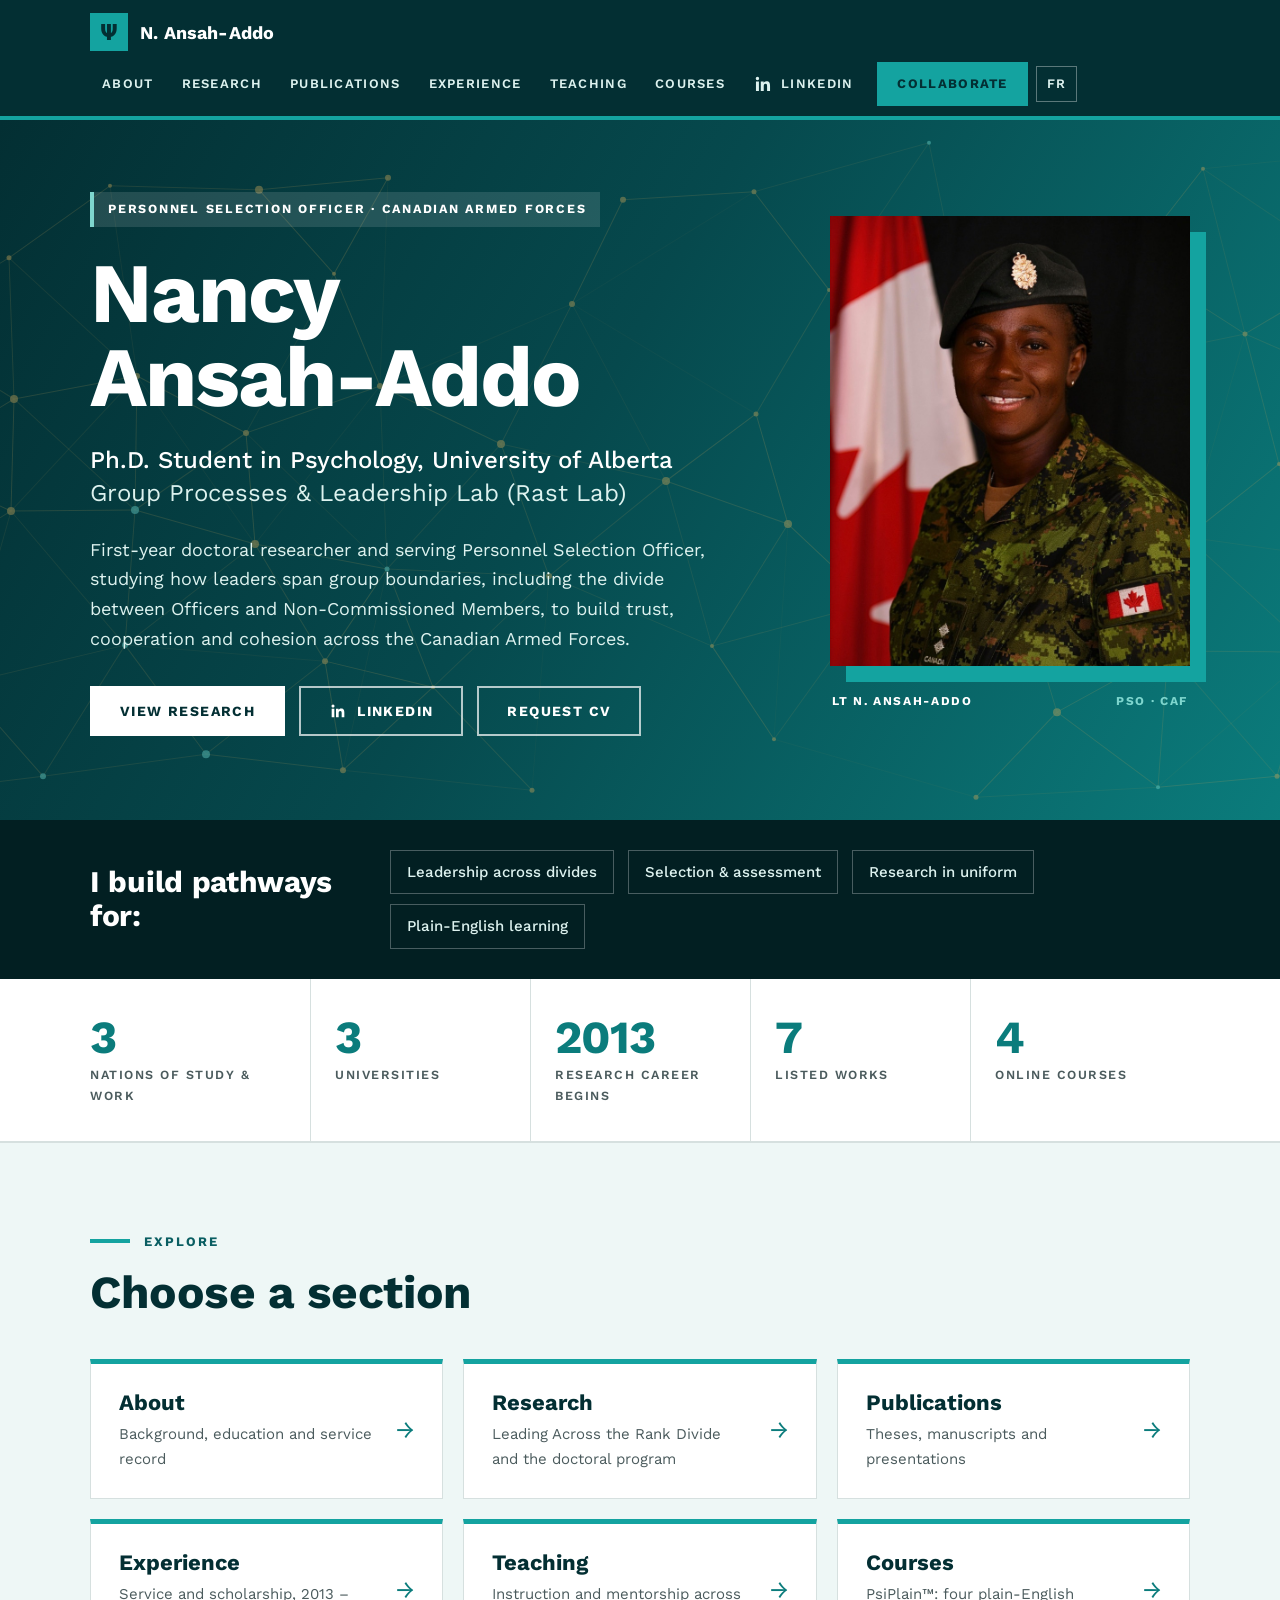
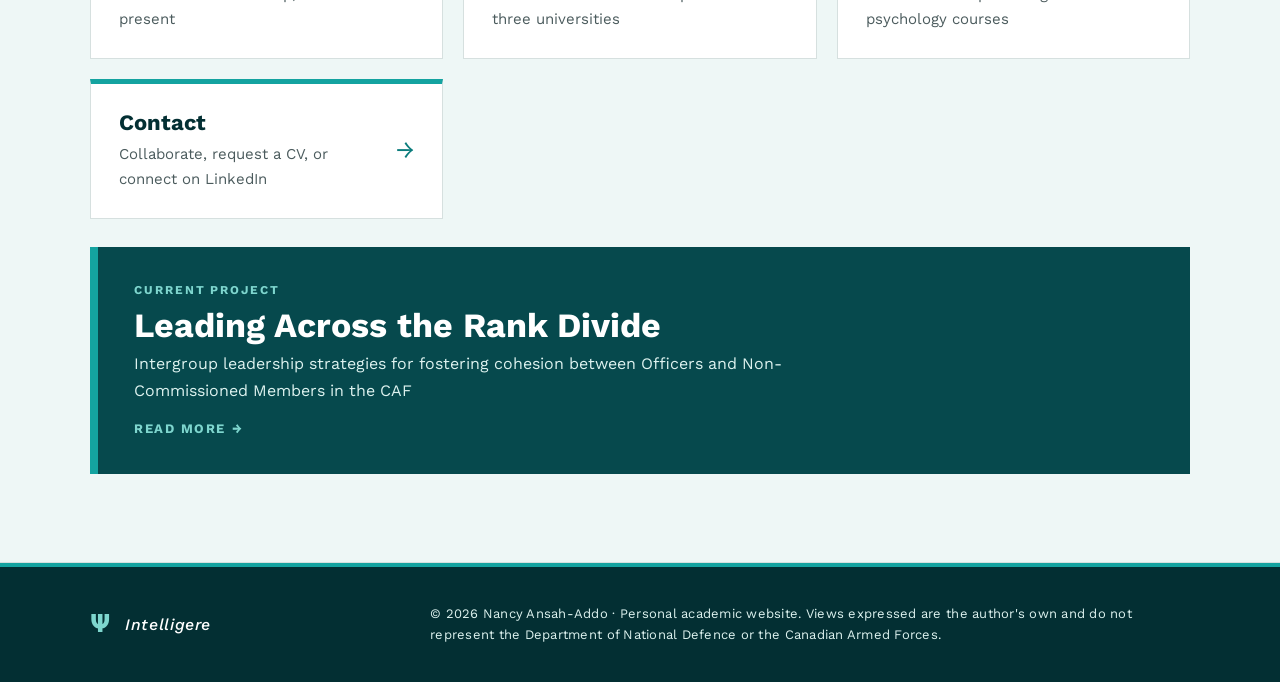
<file: index.html>
<!doctype html>
<html lang="en">
<head>
<meta charset="utf-8">
<meta name="viewport" content="width=device-width, initial-scale=1">
<title>Nancy Ansah-Addo — Ph.D. Student in Psychology · Personnel Selection Officer, CAF</title>
<meta name="description" content="Nancy Ansah-Addo is a Ph.D. student in Psychology at the University of Alberta (Rast Lab) and a Personnel Selection Officer in the Canadian Armed Forces, researching boundary-spanning leadership, social identity and trust.">
<meta name="author" content="Nancy Ansah-Addo">
<meta name="theme-color" content="#07474C">
<link rel="canonical" href="https://nancy2710-labs.github.io/nancyaddo/">
<link rel="alternate" hreflang="en" href="https://nancy2710-labs.github.io/nancyaddo/">
<link rel="alternate" hreflang="fr" href="https://nancy2710-labs.github.io/nancyaddo/fr/">
<meta property="og:type" content="website">
<meta property="og:title" content="Nancy Ansah-Addo — Ph.D. Student in Psychology · Personnel Selection Officer">
<meta property="og:description" content="Boundary-spanning leadership, social identity and trust in the Canadian Armed Forces. University of Alberta · Rast Lab.">
<meta property="og:url" content="https://nancy2710-labs.github.io/nancyaddo/">
<meta property="og:image" content="https://nancy2710-labs.github.io/nancyaddo/assets/img/portrait.jpg">
<meta name="twitter:card" content="summary">
<link rel="icon" href="data:image/svg+xml,%3Csvg xmlns='http://www.w3.org/2000/svg' viewBox='0 0 64 64'%3E%3Crect width='64' height='64' fill='%2306494D'/%3E%3Ctext x='32' y='47' font-size='42' text-anchor='middle' fill='%237ED6CE' font-family='Georgia,serif'%3E%CE%A8%3C/text%3E%3C/svg%3E">
<link rel="preconnect" href="https://fonts.googleapis.com">
<link rel="preconnect" href="https://fonts.gstatic.com" crossorigin>
<link href="https://fonts.googleapis.com/css2?family=Work+Sans:ital,wght@0,400;0,500;0,600;0,700;1,500&display=swap" rel="stylesheet">
<link rel="stylesheet" href="assets/css/site.css">
<script>document.documentElement.classList.add('js-routing');</script>
<script type="application/ld+json">
{"@context":"https://schema.org","@type":"Person","name":"Nancy Ansah-Addo","jobTitle":"Ph.D. Student in Psychology; Personnel Selection Officer","affiliation":[{"@type":"CollegeOrUniversity","name":"University of Alberta"},{"@type":"Organization","name":"Canadian Armed Forces"}],"url":"https://nancy2710-labs.github.io/nancyaddo/","email":"mailto:ansahadd@ualberta.ca","sameAs":["https://www.linkedin.com/in/nancyansah-addo","https://www.researchgate.net/profile/Nancy-Ansah-Addo","https://github.com/Nancy2710-labs"]}
</script>
</head>
<body id="top">
<a class="skip" href="#main">Skip to content</a>

<header class="site-header">
<div class="wrap">
<a class="brand" href="#/"><span class="mono" aria-hidden="true">Ψ</span><span class="nm">N. Ansah-Addo</span></a>
<button class="menu-btn" type="button" aria-expanded="false" aria-controls="nav">Menu</button>
<nav class="nav" id="nav" aria-label="Primary">
<a href="#/about" data-nav="about">About</a>
<a href="#/research" data-nav="research">Research</a>
<a href="#/publications" data-nav="publications">Publications</a>
<a href="#/experience" data-nav="experience">Experience</a>
<a href="#/teaching" data-nav="teaching">Teaching</a>
<a href="#/courses" data-nav="courses">Courses</a>
<a class="in-link" href="https://www.linkedin.com/in/nancyansah-addo" target="_blank" rel="noopener" aria-label="LinkedIn profile (opens in a new tab)"><svg viewBox="0 0 24 24" width="20" height="20" fill="currentColor" aria-hidden="true"><path d="M20.45 20.45h-3.56v-5.57c0-1.33-.03-3.04-1.85-3.04-1.86 0-2.14 1.45-2.14 2.94v5.67H9.35V9h3.41v1.56h.05c.48-.9 1.64-1.85 3.37-1.85 3.6 0 4.27 2.37 4.27 5.45v6.29zM5.34 7.43a2.06 2.06 0 1 1 0-4.12 2.06 2.06 0 0 1 0 4.12zM7.12 20.45H3.56V9h3.56v11.45z"/></svg><span class="in-txt">LinkedIn</span></a>
<a class="cta" href="#/contact" data-nav="contact">Collaborate</a>
<a class="lang" href="fr/" hreflang="fr" lang="fr" data-lang-link="fr/" aria-label="Voir en français" title="Français">FR</a>
</nav>
</div>
</header>

<main id="main">

<!-- HERO -->
<section class="hero" data-view="home" aria-labelledby="name">
<div class="psi" aria-hidden="true">Ψ</div>
<div class="wrap">
<div class="hero-copy">
<div class="hero-kicker">Personnel Selection Officer · Canadian Armed Forces</div>
<h1 id="name">Nancy<br>Ansah-Addo</h1>
<p class="sub">Ph.D. Student in Psychology, University of Alberta<br><span>Group Processes &amp; Leadership Lab (Rast Lab)</span></p>
<p class="lede">First-year doctoral researcher and serving Personnel Selection Officer, studying how leaders span group boundaries, including the divide between Officers and Non-Commissioned Members, to build trust, cooperation and cohesion across the Canadian Armed Forces.</p>
<div class="actions">
<a class="btn btn-brass" href="#/research">View Research</a>
<a class="btn btn-ghost" href="https://www.linkedin.com/in/nancyansah-addo" target="_blank" rel="noopener"><svg viewBox="0 0 24 24" width="18" height="18" fill="currentColor" aria-hidden="true" style="margin-right:10px"><path d="M20.45 20.45h-3.56v-5.57c0-1.33-.03-3.04-1.85-3.04-1.86 0-2.14 1.45-2.14 2.94v5.67H9.35V9h3.41v1.56h.05c.48-.9 1.64-1.85 3.37-1.85 3.6 0 4.27 2.37 4.27 5.45v6.29zM5.34 7.43a2.06 2.06 0 1 1 0-4.12 2.06 2.06 0 0 1 0 4.12zM7.12 20.45H3.56V9h3.56v11.45z"/></svg>LinkedIn</a>
<a class="btn btn-ghost" href="mailto:ansahaddonancy@gmail.com?subject=CV%20request">Request CV</a>
</div>
</div>
<figure class="portrait">
<div class="frame"><img src="assets/img/portrait.jpg" alt="Lieutenant Nancy Ansah-Addo in Canadian Armed Forces uniform and green beret, smiling, in front of the Canadian flag"></div>
<figcaption><span>Lt N. Ansah-Addo</span><span>PSO · CAF</span></figcaption>
</figure>
</div>
</section>

<!-- PATHWAYS -->
<section class="pathways" data-view="home" aria-label="Areas of work">
<div class="wrap">
<h2>I build pathways for:</h2>
<ul><li>Leadership across divides</li><li>Selection &amp; assessment</li><li>Research in uniform</li><li>Plain-English learning</li></ul>
</div>
</section>

<!-- FACTS -->
<section class="facts" data-view="home" aria-label="At a glance">
<div class="wrap">
<div class="fact"><b>3</b><span>Nations of study &amp; work</span></div>
<div class="fact"><b>3</b><span>Universities</span></div>
<div class="fact"><b>2013</b><span>Research career begins</span></div>
<div class="fact"><b>7</b><span>Listed works</span></div>
<div class="fact"><b>4</b><span>Online courses</span></div>
</div>
</section>

<!-- HOME: panel index -->
<section class="sec tint home-panels" data-view="home" aria-labelledby="panels-h">
<div class="wrap">
<div class="eyebrow"><span class="num">Contents</span><span class="bar"></span><span class="name">Explore</span></div>
<h2 class="h2" id="panels-h" style="margin-bottom:40px">Choose a section</h2>
<nav class="tiles" aria-label="Site sections">
<a class="tile" href="#/about"><span class="tn">I</span><span class="tt">About</span><span class="td">Background, education and service record</span><span class="ta" aria-hidden="true">→</span></a>
<a class="tile" href="#/research"><span class="tn">II</span><span class="tt">Research</span><span class="td">Leading Across the Rank Divide and the doctoral program</span><span class="ta" aria-hidden="true">→</span></a>
<a class="tile" href="#/publications"><span class="tn">III</span><span class="tt">Publications</span><span class="td">Theses, manuscripts and presentations</span><span class="ta" aria-hidden="true">→</span></a>
<a class="tile" href="#/experience"><span class="tn">IV</span><span class="tt">Experience</span><span class="td">Service and scholarship, 2013 – present</span><span class="ta" aria-hidden="true">→</span></a>
<a class="tile" href="#/teaching"><span class="tn">V</span><span class="tt">Teaching</span><span class="td">Instruction and mentorship across three universities</span><span class="ta" aria-hidden="true">→</span></a>
<a class="tile" href="#/courses"><span class="tn">VI</span><span class="tt">Courses</span><span class="td">PsiPlain™: four plain-English psychology courses</span><span class="ta" aria-hidden="true">→</span></a>
<a class="tile" href="#/contact"><span class="tn">VI</span><span class="tt">Contact</span><span class="td">Collaborate, request a CV, or connect on LinkedIn</span><span class="ta" aria-hidden="true">→</span></a>
</nav>
<a class="feature" href="#/research/rank-divide"><span class="fk">Current project</span><span class="ft">Leading Across the Rank Divide</span><span class="fd">Intergroup leadership strategies for fostering cohesion between Officers and Non-Commissioned Members in the CAF</span><span class="ta" aria-hidden="true">Read more →</span></a>
</div>
</section>

<!-- I. ABOUT -->
<section class="sec" id="about" data-view="about" aria-labelledby="about-h">
<div class="wrap">
<div class="eyebrow"><span class="num">Section I</span><span class="bar"></span><span class="name">About</span></div>
<h2 class="h2 statement" id="about-h">I study how leaders bring divided groups together, and what happens to trust, cooperation and empowerment when someone from outside the group takes command.</h2>
<div class="split">
<div class="main prose">
<p>I am a first-year PhD student in Psychology at the University of Alberta, working in the Group Processes and Leadership Lab under Dr. David Rast III, and I serve as a Personnel Selection Officer in the Canadian Armed Forces, the behavioural-science specialists who advise commanders on selection, leadership and personnel research.</p>
<p>My doctoral research examines external appointment and boundary-spanning leadership in the Canadian Armed Forces, and its effects on cross-branch trust, cooperation and psychological empowerment.</p>
<p>My path has run from Ghana to Denmark to Canada, and now sits at the intersection of social psychology and organizational behaviour: social identity, intergroup relations, leadership and group processes, applied where it counts.</p>
<div class="about-photos">
<figure class="ph"><div class="frame"><img src="assets/img/linkedin.jpg" alt="Portrait of Nancy Ansah-Addo in glasses and a camel coat" width="530" height="600" loading="lazy"></div><figcaption><span>Nancy Ansah-Addo</span><span>Ph.D. Student</span></figcaption></figure>
<figure class="ph"><div class="frame"><img src="assets/img/service-full.jpg" alt="Lieutenant Nancy Ansah-Addo in Canadian Armed Forces CADPAT uniform and beret, standing beside the Canadian flag" width="880" height="1100" loading="lazy"></div><figcaption><span>Lieutenant</span><span>Canadian Armed Forces</span></figcaption></figure>
<figure class="ph"><div class="frame"><img src="assets/img/field.jpg" alt="Lieutenant Nancy Ansah-Addo in the field in CADPAT uniform, camouflage face paint and a green toque, seated on the ground in a wooded area" width="845" height="1100" loading="lazy"></div><figcaption><span>In the field</span><span>Canadian Armed Forces</span></figcaption></figure>
</div>
<div class="tags" aria-label="Research areas">
<span class="tag">Social identity</span><span class="tag">Leadership</span><span class="tag">Group processes</span><span class="tag">Intergroup relations</span><span class="tag">Boundary-spanning</span><span class="tag">Officer–NCM relations</span><span class="tag">Psychological empowerment</span>
</div>
</div>
<aside class="side" aria-label="Record, education and affiliations">
<h3>Service &amp; academic record</h3>
<dl class="record">
<div><dt>Name</dt><dd>Nancy Ansah-Addo</dd></div>
<div><dt>Service</dt><dd>Lieutenant · Personnel Selection Officer · CAF</dd></div>
<div><dt>Unit</dt><dd>3 CDSB · Edmonton</dd></div>
<div><dt>Doctoral programme</dt><dd>Psychology · University of Alberta (Rast Lab)</dd></div>
<div><dt>Languages</dt><dd>English · French (beginner)</dd></div>
<div><dt>Status</dt><dd><span class="status"><i aria-hidden="true"></i>Active service</span></dd></div>
</dl>
<h3 class="gap">Education</h3>
<div class="row"><strong>Ph.D., Psychology</strong><span>University of Alberta</span><em>In progress · Rast Lab</em></div>
<div class="row"><strong>Master of Arts, African Studies</strong><span>University of Copenhagen</span><em>Denmark</em></div>
<div class="row"><strong>Master of Philosophy, Psychology</strong><span>University of Ghana</span><em>Ghana</em></div>
<h3 class="gap">Professional affiliations</h3>
<div class="row"><strong><a href="https://sites.psych.ualberta.ca/rastlab/" target="_blank" rel="noopener">Rast Lab · Group Processes &amp; Leadership</a></strong><span>University of Alberta · Edmonton</span></div>
<div class="row"><strong><a href="https://www.dp.dk/" target="_blank" rel="noopener">Danish Psychological Association</a></strong><span>Member · Copenhagen</span></div>
</aside>
</div>
</div>
</section>

<!-- II. RESEARCH -->
<section class="sec tint" id="research" data-view="research" aria-labelledby="research-h">
<div class="wrap">
<div class="eyebrow"><span class="num">Section II</span><span class="bar"></span><span class="name">Research program</span></div>
<h2 class="h2" id="research-h" style="margin-bottom:48px">Four active lines of inquiry</h2>
<div class="op">
<div class="m">
<span class="k">Doctoral research · In progress</span>
<h3>Boundary-Spanning Leadership in the Canadian Armed Forces</h3>
<p>When a leader is appointed from outside the group, across branches, trades or units, what happens to trust, cooperation and psychological empowerment? This work applies social identity and group-processes theory to external appointment in the CAF, studying how leaders bridge profound intergroup boundaries to build a unified identity and achieve a joint mission.</p>
</div>
<dl>
<div><dt>Supervision</dt><dd>Dr. David Rast III<small>Group Processes &amp; Leadership Lab, University of Alberta</small></dd></div>
<div><dt>Design</dt><dd>Experimental · Field · Cross-branch</dd></div>
<div><dt>Framework</dt><dd>Social identity theory</dd></div>
</dl>
</div>
<!-- current project -->
<article class="project" id="rank-divide" aria-labelledby="rd-h">
<header class="project-head">
<span class="k">Current project · First-year doctoral project</span>
<h3 id="rd-h">Leading Across the Rank Divide</h3>
<p class="subt">Intergroup leadership strategies for fostering cohesion between Officers and Non-Commissioned Members in the Canadian Armed Forces</p>
</header>
<div class="project-grid">
<div class="project-main prose">
<p>Every Canadian Armed Forces unit depends on two distinct groups, commissioned Officers and Non-Commissioned Members (NCMs), working as one team under a command team of a Commanding Officer and a senior NCM. The groups differ in training, career path, authority and status, and members identify strongly with their own rank group. Leaders often respond by stressing that “we are all one team.” Whether that message helps or harms relations between Officers and NCMs has not been examined.</p>
<p>Intergroup leadership theory (Hogg, van Knippenberg &amp; Rast, 2012) predicts that a purely collective message can provoke <em>distinctiveness threat</em>, the sense that one's group is being blurred or erased, while a relational message affirms both identities. This project tests that prediction with real leaders in a formal military hierarchy, where status differences are explicit and institutionalized.</p>
<p class="refs">Foundations: Hogg, van Knippenberg &amp; Rast (2012) · Rast, Hogg &amp; van Knippenberg (2018) · Rast, van Knippenberg &amp; Hogg (2020) · Kershaw et al. (2021)</p>
</div>
<div class="versus" aria-label="Two kinds of leadership rhetoric">
<div class="vs vs-a"><span class="vs-k">Collective rhetoric</span><q>We are all one team; rank does not matter.</q><span class="vs-note">May provoke distinctiveness threat</span></div>
<div class="vs vs-b"><span class="vs-k">Relational rhetoric</span><q>This unit is strong because Officers and NCMs are different and depend on each other.</q><span class="vs-note">Affirms both identities</span></div>
</div>
</div>
<div class="project-sub">
<div class="hyp">
<h4>Hypotheses</h4>
<ol>
<li><b>H1</b><span>Relational rhetoric is associated with lower distinctiveness threat; collective rhetoric with higher threat.</span></li>
<li><b>H2</b><span>These associations differ between Officers and NCMs and are stronger where members perceive a larger status gap.</span></li>
<li><b>H3</b><span>Rhetoric is associated with leader evaluations and intergroup attitudes through distinctiveness threat.</span></li>
<li><b>H4</b><span>Boundary spanning by the command team is associated with lower threat and better outcomes.</span></li>
<li><b>H5</b><span>Associations with threat are strongest among members who identify strongly with their rank group.</span></li>
</ol>
</div>
<dl class="design">
<h4>Design</h4>
<div><dt>Method</dt><dd>Anonymous cross-sectional online survey, English and French</dd></div>
<div><dt>Sample</dt><dd>Target of 400 Regular Force and Primary Reserve members (200 Officers, 200 NCMs)</dd></div>
<div><dt>Analysis</dt><dd>Measurement invariance across rank groups, moderated regression, moderated mediation (R); preregistered on the Open Science Framework</dd></div>
<div><dt>Ethics</dt><dd>Submitted for review to the University of Alberta REB and the DND/CAF Social Science Research Review Board</dd></div>
<div><dt>Supervisor</dt><dd>Dr. David E. Rast III</dd></div>
</dl>
</div>
<footer class="project-foot"><a href="mailto:ansahaddonancy@gmail.com?subject=Rank%20Divide%20project%20summary">Request the one-page proposal →</a></footer>
</article>

<div class="filter-bar"><div class="filters" role="group" aria-label="Filter research lines" data-target="#research .cards">
<button type="button" data-filter="all" aria-pressed="true">All</button>
<button type="button" data-filter="leadership" aria-pressed="false">Leadership</button>
<button type="button" data-filter="groups" aria-pressed="false">Groups</button>
<button type="button" data-filter="applied" aria-pressed="false">Applied</button>
<button type="button" data-filter="health" aria-pressed="false">Health</button>
</div></div>
<div class="cards">
<article class="card" data-cat="leadership"><div class="top"><span>File B-01</span><span>Leadership</span></div><h3>External Appointment &amp; Cross-Branch Trust</h3><p>How externally appointed leaders earn or lose the trust of groups they did not rise through, with a focus on leader prototypicality, legitimacy and follower support across Army, Navy and Air Force boundaries.</p><div class="foot">Social identity theory · Leader prototypicality</div></article>
<article class="card" data-cat="groups"><div class="top"><span>File B-02</span><span>Groups</span></div><h3>Boundary-Spanning, Cooperation &amp; Empowerment</h3><p>The mechanisms by which boundary-spanning leaders convert intergroup division into cooperation, and how shared identity psychologically empowers members to act as one unit under pressure.</p><div class="foot">Intergroup relations · Psychological empowerment</div></article>
<article class="card" data-cat="applied"><div class="top"><span>File B-03</span><span>Applied</span></div><h3>Personnel Selection &amp; Behavioural Science in Uniform</h3><p>As a Personnel Selection Officer, one of the CAF's behavioural-science specialists, I work where psychology meets the profession of arms: selection, leadership, performance appraisal and applied personnel research.</p><div class="foot">Selection science · Military psychology</div></article>
<article class="card" data-cat="health"><div class="top"><span>File B-04</span><span>Health</span></div><h3>Psychological Wellbeing &amp; Social Support</h3><p>A foundational programme on how perceived social support and socioeconomic status shape maternal psychological health, grounded in Ghanaian hospital cohorts and extended across cultures (MSPSS, DASS-42).</p><div class="foot">Health psychology · Cross-cultural</div></article>
</div>
</div>
</section>

<!-- III. PUBLICATIONS -->
<section class="sec" id="publications" data-view="publications" aria-labelledby="pub-h">
<div class="wrap">
<div class="eyebrow"><span class="num">Section III</span><span class="bar"></span><span class="name">Publications</span></div>
<div class="pub-head">
<h2 class="h2" id="pub-h">Papers, theses &amp; presentations</h2>
<div class="filters" role="group" aria-label="Filter publications" data-target=".pubs">
<button type="button" data-filter="all" aria-pressed="true">All</button>
<button type="button" data-filter="thesis" aria-pressed="false">Theses</button>
<button type="button" data-filter="manuscript" aria-pressed="false">Manuscripts</button>
<button type="button" data-filter="talk" aria-pressed="false">Talks</button>
</div>
</div>
<div class="pubs">
<article class="pub" data-cat="thesis"><div class="meta"><span class="yr">2020</span><span class="kind">MA Thesis</span></div><div class="body"><h3>Childbirth in Africa: The Role Social Support Plays in the Psychological Health of Mothers: A Case Study of Ghanaian Mothers in the Greater Accra Region</h3><div class="cite">Ansah-Addo, N. (2020). University of Copenhagen, Denmark.</div><p>Interdisciplinary thesis on the intersection of culture and psychology, examining the social scaffolding that protects maternal mental health around childbirth.</p><div class="links"><a href="https://osf.io/7rqau/" target="_blank" rel="noopener">View on OSF →</a><a href="mailto:ansahaddonancy@gmail.com?subject=Request%3A%20MA%20thesis%20full%20text">Request full text →</a></div></div></article>
<article class="pub" data-cat="thesis"><div class="meta"><span class="yr">2019</span><span class="kind">MPhil Thesis</span></div><div class="body"><h3>Psychological Health, Social Support, and Socioeconomic Status of Mothers Visiting Korle-Bu Teaching Hospital</h3><div class="cite">Ansah-Addo, N. (2019). University of Ghana.</div><p>A quantitative study of maternal psychological health, perceived social support (MSPSS) and distress (DASS-42) among mothers attending Ghana's largest teaching hospital.</p><div class="links"><a href="https://osf.io/uf3kh/" target="_blank" rel="noopener">View on OSF →</a><a href="mailto:ansahaddonancy@gmail.com?subject=Request%3A%20MPhil%20thesis%20full%20text">Request full text →</a></div></div></article>
<article class="pub" data-cat="talk"><div class="meta"><span class="yr">Presented</span><span class="kind">Conference</span></div><div class="body"><h3>Psychological Health, Social Support &amp; Socioeconomic Status of Mothers in Developing Countries</h3><div class="cite">Research presentation, international forum.</div><p>Findings connecting maternal psychosocial support and economic status to psychological wellbeing across lower-resource settings.</p><div class="links"><a href="https://osf.io/av2fk/" target="_blank" rel="noopener">View on OSF →</a><a href="mailto:ansahaddonancy@gmail.com?subject=Request%3A%20conference%20slides">Request slides →</a></div></div></article>
<article class="pub" data-cat="talk"><div class="meta"><span class="yr">2012</span><span class="kind">Seminar</span></div><div class="body"><h3>Psychological Traits Under Stress and Stress Management</h3><div class="cite">Ansah-Addo, N. (2012). Seminar presentation.</div><p>Early seminar work on trait-level differences in stress responding and the management strategies that sustain performance under pressure.</p><div class="links"><a href="https://osf.io/av2fk/" target="_blank" rel="noopener">View on OSF →</a><a href="mailto:ansahaddonancy@gmail.com?subject=Request%3A%20seminar%20materials">Request materials →</a></div></div></article>
<article class="pub" data-cat="manuscript"><div class="meta"><span class="yr">In prep.</span><span class="kind">Manuscript</span></div><div class="body"><h3>Anxiety in Developing-Country Populations: Assessment, Correlates and Clinical Implications</h3><div class="cite">Working manuscript. Clinical and cross-cultural review.</div><p>A review and empirical discussion of anxiety assessment and its correlates in low-resource settings, integrating psychometric and clinical perspectives.</p><div class="links"><a href="https://www.researchgate.net/profile/Nancy-Ansah-Addo" target="_blank" rel="noopener">ResearchGate →</a><a href="mailto:ansahaddonancy@gmail.com?subject=Request%3A%20anxiety%20manuscript">Request full text →</a></div></div></article>
<article class="pub" data-cat="manuscript"><div class="meta"><span class="yr">In prep.</span><span class="kind">Manuscript</span></div><div class="body"><h3>Psychological Factors in Child Eyewitness Testimony</h3><div class="cite">Working manuscript. Forensic-cognitive psychology.</div><p>Analysis of the psychological factors (memory, suggestibility and stress) that shape the reliability of child eyewitness accounts in investigative contexts.</p><div class="links"><a href="https://www.researchgate.net/profile/Nancy-Ansah-Addo" target="_blank" rel="noopener">ResearchGate →</a><a href="mailto:ansahaddonancy@gmail.com?subject=Request%3A%20eyewitness%20manuscript">Request full text →</a></div></div></article>
<article class="pub" data-cat="manuscript"><div class="meta"><span class="yr">Collection</span><span class="kind">Manuscripts</span></div><div class="body"><h3>Psychometric Articles: Validity, Reliability and Cultural Adaptation of Psychological Scales</h3><div class="cite">Collected psychometric studies. Working manuscripts.</div><p>A body of psychometric work on the reliability and validity of psychological measures and their adaptation across cultures.</p><div class="links"><a href="https://www.researchgate.net/profile/Nancy-Ansah-Addo" target="_blank" rel="noopener">ResearchGate →</a><a href="mailto:ansahaddonancy@gmail.com?subject=Request%3A%20psychometric%20articles">Request full text →</a></div></div></article>
</div>
</div>
</section>

<!-- IV. EXPERIENCE -->
<section class="sec dark on-dark" id="experience" data-view="experience" aria-labelledby="exp-h">
<div class="wrap">
<div class="eyebrow"><span class="num">Section IV</span><span class="bar"></span><span class="name">Experience</span></div>
<h2 class="h2" id="exp-h">Service and scholarship, 2013 – present</h2>
<p class="exp-sub">Theatres of work: Ghana → Denmark → Canada</p>
<ol class="timeline">
<li><div class="when">2026 – Present</div><div class="what"><h3>PhD Student, Group Processes &amp; Leadership Lab</h3><div class="org">University of Alberta · Supervisor: Dr. David Rast III</div><ul><li>Doctoral research on external appointment and boundary-spanning leadership in the Canadian Armed Forces.</li><li>Examining effects on cross-branch trust, cooperation and psychological empowerment through social identity theory.</li></ul></div></li>
<li><div class="when">Current</div><div class="what"><h3>Personnel Selection Officer</h3><div class="org">Canadian Armed Forces · 3 CDSB, Edmonton</div><ul><li>Behavioural-science specialist advising on selection, leadership, performance appraisal and applied personnel research.</li></ul></div></li>
<li><div class="when">2023</div><div class="what"><h3>Industrial Research Associate &amp; Administrator</h3><div class="org">2Point Delivery Limited · Regina, SK</div><ul><li>Industrial research on organizational efficiency and human resource management.</li><li>Research coordination for delivery services and logistical strategy assessment.</li></ul></div></li>
<li><div class="when">2021 – 2023</div><div class="what"><h3>Psychological Research Associate</h3><div class="org">Topaz ApS · Brøndby, Denmark</div><ul><li>Experimental research on cognitive processes and behavioural studies.</li><li>Produced reports, spreadsheets and presentations on findings.</li></ul></div></li>
<li><div class="when">2020 – 2021</div><div class="what"><h3>University Teaching Assistant</h3><div class="org">University of Copenhagen · Denmark</div><ul><li>Taught small groups, proctored examinations and graded to university standards.</li><li>Supported field research: experimental design, execution and results tracking.</li></ul></div></li>
<li><div class="when">May – Dec 2020</div><div class="what"><h3>Research Assistant, Center of African Studies</h3><div class="org">University of Copenhagen · Denmark</div><ul><li>Assisted experimental studies of behavioural patterns and social trends; literature reviews, surveys and data collection.</li><li>Collaborated on data analysis informing published research in social psychology.</li></ul></div></li>
<li><div class="when">2018</div><div class="what"><h3>Psychology Intern</h3><div class="org">IMARIT · Copenhagen, Denmark</div><ul><li>Individual and group counselling for diverse clients across mental-health concerns.</li><li>Assisted psychological assessment, diagnostic evaluation and multidisciplinary treatment planning.</li></ul></div></li>
<li><div class="when">2013 – 2016</div><div class="what"><h3>Research &amp; Teaching Assistant, Psychology</h3><div class="org">University of Ghana · Accra, Ghana</div><ul><li>Entered and maintained project databases in SPSS; assisted with lab and archival research.</li><li>Disseminated research through white papers and presentations.</li></ul></div></li>
</ol>
</div>
</section>

<!-- V. TEACHING -->
<section class="sec" id="teaching" data-view="teaching" aria-labelledby="teach-h">
<div class="wrap">
<div class="eyebrow"><span class="num">Section V</span><span class="bar"></span><span class="name">Teaching &amp; mentorship</span></div>
<h2 class="h2" id="teach-h" style="max-width:820px;margin-bottom:16px">Small-group instruction, rigorous assessment, research-methods mentoring</h2>
<p style="max-width:720px;margin-bottom:48px;color:var(--ink-2)">From SPSS fundamentals to experimental design, across three institutions.</p>
<div class="cards">
<article class="tcard"><span class="k">University of Alberta · Psychology</span><h3>Graduate Teaching Assistant, PSYC 241 Social Psychology</h3><ul><li>Facilitate undergraduate learning in social identity, group processes and interpersonal relations.</li><li>Lead discussions, grade assignments and support students through core course material.</li></ul></article>
<article class="tcard"><span class="k">University of Copenhagen</span><h3>Teaching Assistant, BA &amp; MA Psychology</h3><ul><li>Delivered small-group instruction focused on core coursework.</li><li>Proctored tests and graded assignments to university standards.</li><li>Supported experimental-design labs and field-research execution.</li></ul></article>
<article class="tcard"><span class="k">University of Ghana</span><h3>Research &amp; Teaching Assistant, Psychology</h3><ul><li>Assisted lecturers with data-driven research in lab and office settings.</li><li>Managed course data, databases and dissemination materials.</li><li>Mentored undergraduates in SPSS and research-methods fundamentals.</li></ul></article>
</div>
</div>
</section>

<!-- VI. COURSES -->
<section class="sec tint" id="courses" data-view="courses" aria-labelledby="courses-h">
<div class="wrap">
<div class="eyebrow"><span class="num">Section VI</span><span class="bar"></span><span class="name">Courses</span></div>
<h2 class="h2" id="courses-h">PsiPlain™: psychology courses in plain English</h2>
<p class="lead">Courses I created that explain psychology the way a good friend would: plain, everyday English, self-paced on a phone or laptop, with no live classes and a quick quiz after every lesson.</p>
<div class="filter-bar" style="margin-top:32px"><div class="filters" role="group" aria-label="Filter courses" data-target=".programs">
<button type="button" data-filter="all" aria-pressed="true">All</button>
<button type="button" data-filter="psychology" aria-pressed="false">Psychology</button>
<button type="button" data-filter="exam" aria-pressed="false">Exam prep</button>
</div></div>
<div class="programs">
<article class="program" data-cat="psychology"><span class="chip">Undergraduate</span><h3>Undergrad Psychology, Plain and Simple</h3><p>Creator and instructor (November 2026 – present). A self-paced tutorial for undergraduate psychology students worldwide: Levels 100–400 in plain English, with self-marking quizzes, short teaching videos and a certificate of completion.</p><div class="pmeta">66 lessons · 21 modules · 6 free lessons</div><div class="pfoot"><span class="price">From $79<small>Standard (Levels 100–200) $79 · Advanced (Levels 300–400) $149</small></span><a class="go" href="https://undergrad-psychology-plain-simple.pages.dev/" target="_blank" rel="noopener">View course</a></div><div class="links"><a href="https://buy.stripe.com/14A14n8wy9eXduKft7fMA00" target="_blank" rel="noopener">Enrol: Standard $79</a><a href="https://buy.stripe.com/aFa8wP146dvdgGW6WBfMA01" target="_blank" rel="noopener">Enrol: Advanced $149</a></div></article>
<article class="program new" data-cat="exam"><span class="chip">AP Psychology</span><h3>AP Psychology, Plain and Simple</h3><p>The whole AP Psychology course, unit by unit, for the May exam.</p><div class="pmeta">45 lessons · 9 units · 6 free lessons</div><div class="pfoot"><span class="price">$49<small>One-time payment</small></span><a class="go" href="https://undergrad-psychology-plain-simple.pages.dev/ap-psychology.html" target="_blank" rel="noopener">View course</a></div></article>
<article class="program new" data-cat="exam"><span class="chip">MCAT</span><h3>MCAT Psychology &amp; Sociology, Plain and Simple</h3><p>The Psychology and Sociology section of the MCAT, explained in plain English.</p><div class="pmeta">45 lessons · 9 units · 6 free lessons</div><div class="pfoot"><span class="price">$99<small>One-time payment</small></span><a class="go" href="https://undergrad-psychology-plain-simple.pages.dev/mcat-psychology.html" target="_blank" rel="noopener">View course</a></div></article>
<article class="program new" data-cat="exam"><span class="chip">GRE</span><h3>GRE Prep, Plain and Simple</h3><p>The whole GRE General Test: reading, vocabulary, maths and the essay.</p><div class="pmeta">45 lessons · 9 units · 6 free lessons</div><div class="pfoot"><span class="price">$199<small>One-time payment</small></span><a class="go" href="https://undergrad-psychology-plain-simple.pages.dev/gre-prep.html" target="_blank" rel="noopener">View course</a></div></article>
</div>
<p class="note-line">PsiPlain™ is my own independent educational project. It is separate from my University of Alberta and Canadian Armed Forces roles.</p>
</div>
</section>

<!-- VII. CONTACT -->
<section class="sec tint" id="contact" data-view="contact" aria-labelledby="contact-h">
<div class="wrap">
<div class="eyebrow"><span class="num">Section VII</span><span class="bar"></span><span class="name">Contact &amp; collaboration</span></div>
<h2 class="h2" id="contact-h" style="margin-bottom:48px">Open to joint work</h2>
<div class="split">
<div class="main">
<p class="prose">I actively seek collaborators across social, organizational and cross-cultural psychology, student co-supervision, defence and leadership research, instrument adaptation, and experimental studies of group processes.</p>
<ol class="collab-list">
<li><b>01</b><span>Co-supervision &amp; joint student projects</span></li>
<li><b>02</b><span>Leadership &amp; intergroup research</span></li>
<li><b>03</b><span>Social identity among military cohorts</span></li>
<li><b>04</b><span>Geospatial &amp; organizational data</span></li>
<li><b>05</b><span>Validity research partnerships</span></li>
<li><b>06</b><span>Universities, labs &amp; policy bodies</span></li>
</ol>
</div>
<div class="side panel">
<span class="k">Contact channels</span>
<div class="ch"><span class="label">Primary email</span><a href="mailto:ansahaddonancy@gmail.com">ansahaddonancy@gmail.com</a></div>
<div class="ch"><span class="label">University email</span><a href="mailto:ansahadd@ualberta.ca">ansahadd@ualberta.ca</a></div>
<div class="ch"><span class="label">Direct line</span><a href="tel:+13068079001">+1 306-807-9001</a></div>
<div class="ch"><span class="label">LinkedIn</span><a href="https://www.linkedin.com/in/nancyansah-addo" target="_blank" rel="noopener">linkedin.com/in/nancyansah-addo</a></div>
<div class="ch"><span class="label">Research profiles</span><span><a href="https://www.researchgate.net/profile/Nancy-Ansah-Addo" target="_blank" rel="noopener">ResearchGate</a> · <a href="https://github.com/Nancy2710-labs" target="_blank" rel="noopener">GitHub</a></span></div>
<span class="note">Based in Edmonton, Alberta, serving with the CAF; open to collaborations worldwide. Replies within 48 hours.</span>
</div>
</div>

<form class="form" id="collab-form" action="https://formsubmit.co/ansahaddonancy@gmail.com" method="POST">
<h3>Submit a collaboration request</h3>
<div class="field"><label for="f-name">Name / unit</label><input id="f-name" name="name" type="text" required autocomplete="name"></div>
<div class="field"><label for="f-email">Email</label><input id="f-email" name="email" type="email" required autocomplete="email"></div>
<div class="field full"><label for="f-type">Request type</label>
<select id="f-type" name="type"><option>Collaboration proposal</option><option>PhD / student co-supervision</option><option>Data partnership</option><option>Peer review / invited talk</option><option>CV request</option><option>Press / media</option></select></div>
<div class="field full"><label for="f-msg">Message</label><textarea id="f-msg" name="message" required></textarea></div>
<input class="hp" type="text" name="_honey" tabindex="-1" autocomplete="off" aria-hidden="true">
<input type="hidden" name="_cc" value="ansahadd@ualberta.ca">
<input type="hidden" name="_subject" value="Website enquiry — nancyaddo">
<input type="hidden" name="_captcha" value="false">
<div class="submit-row"><button class="btn btn-navy" type="submit">Send request</button><span class="form-status" role="status" aria-live="polite"></span></div>
</form>
</div>
</section>

</main>

<footer class="site-footer">
<div class="wrap">
<div class="motto"><b aria-hidden="true">Ψ</b><span>Intelligere</span></div>
<small>© <span id="yr">2026</span> Nancy Ansah-Addo · Personal academic website. Views expressed are the author's own and do not represent the Department of National Defence or the Canadian Armed Forces.</small>
</div>
</footer>

<script src="assets/js/site.js"></script>
</body>
</html>
</file>
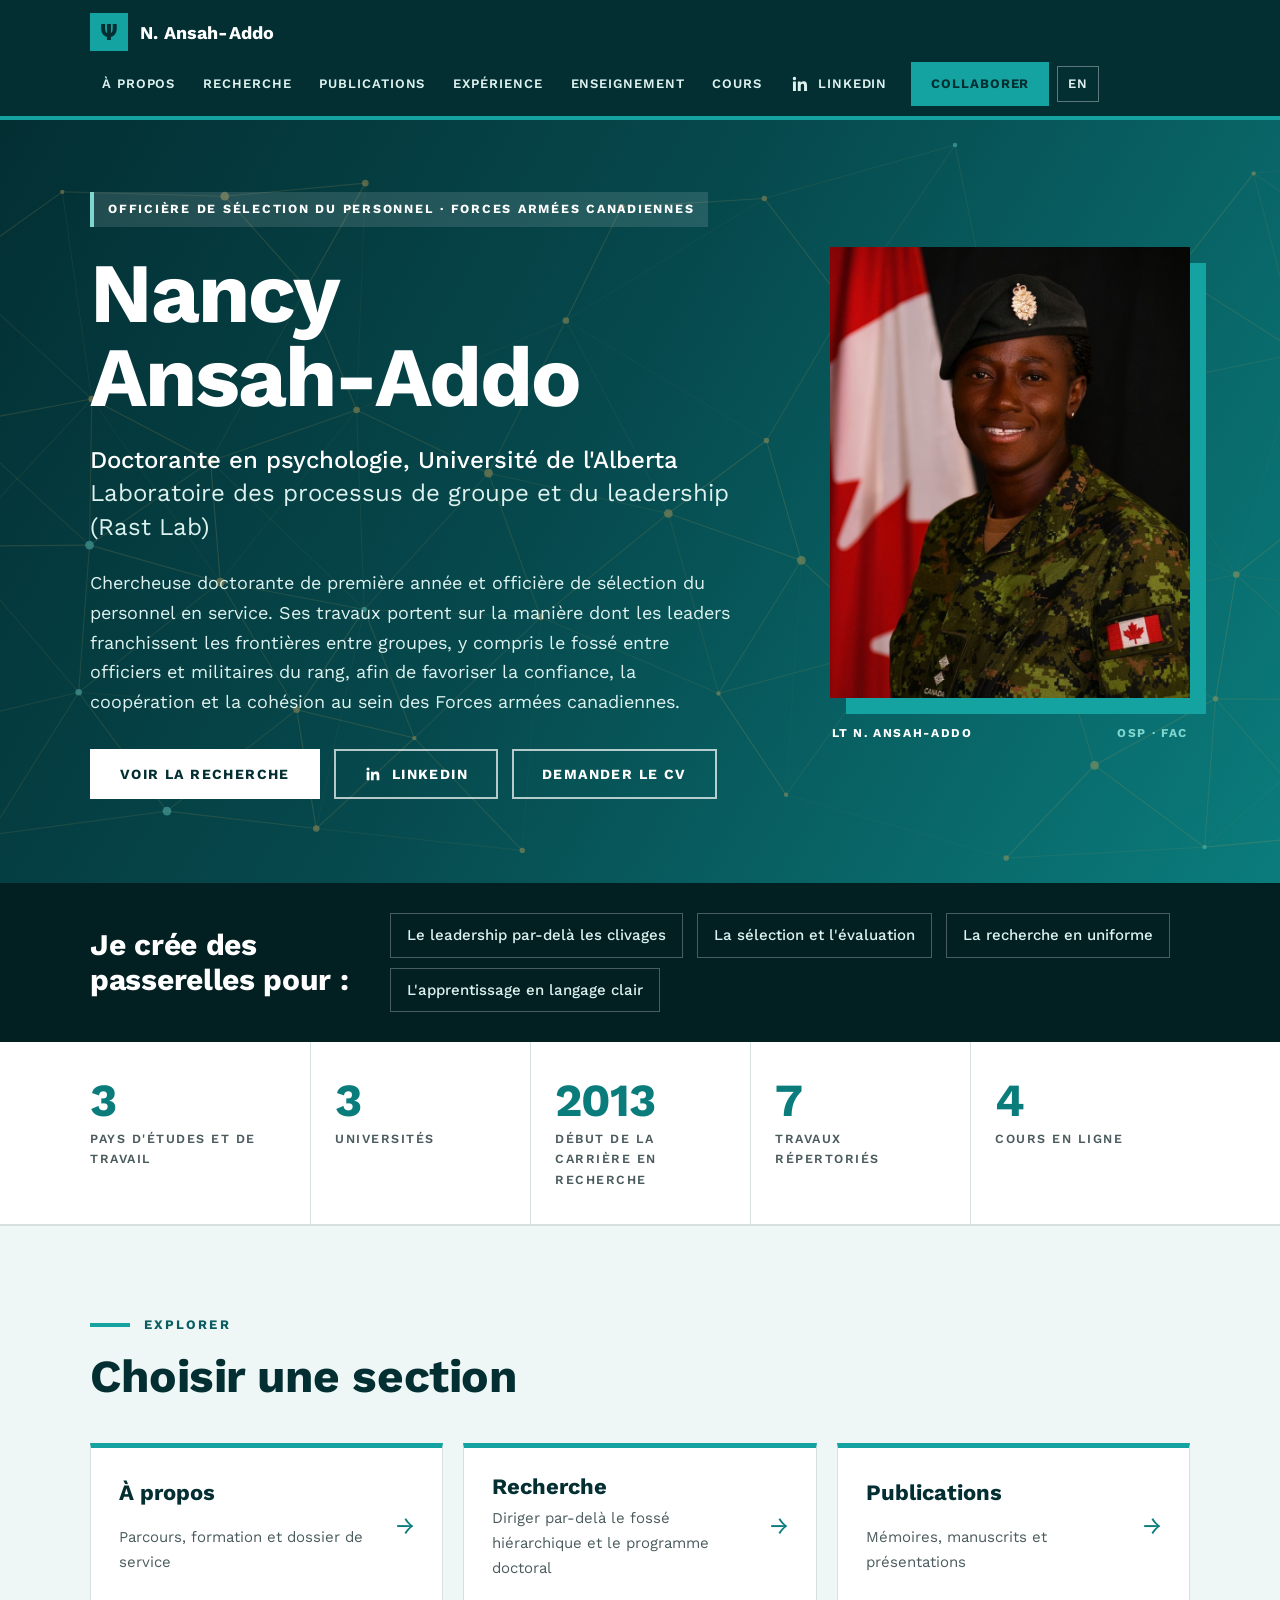
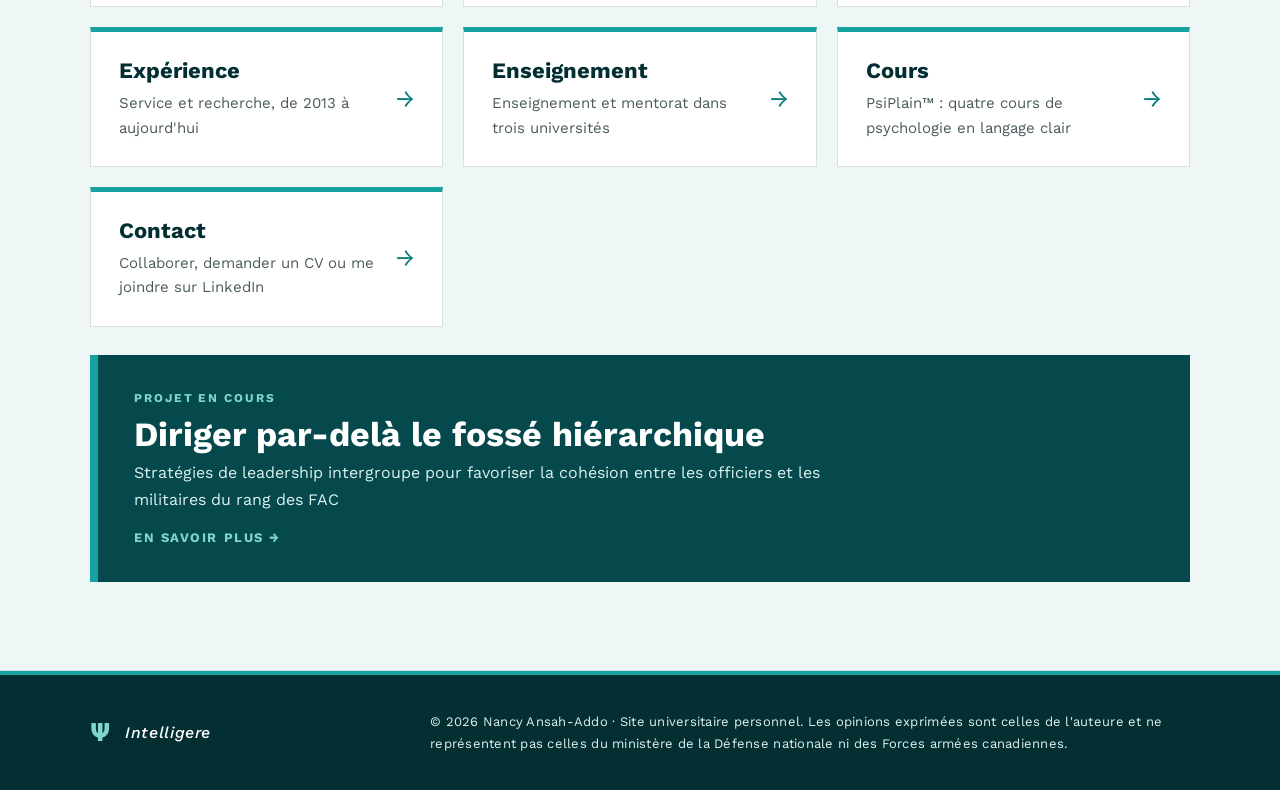
<file: fr/index.html>
<!doctype html>
<html lang="fr">
<head>
<meta charset="utf-8">
<meta name="viewport" content="width=device-width, initial-scale=1">
<title>Nancy Ansah-Addo — Doctorante en psychologie · Officière de sélection du personnel, FAC</title>
<meta name="description" content="Nancy Ansah-Addo est doctorante en psychologie à l'Université de l'Alberta (Rast Lab) et officière de sélection du personnel dans les Forces armées canadiennes. Ses recherches portent sur le leadership de liaison intergroupe, l'identité sociale et la confiance.">
<meta name="author" content="Nancy Ansah-Addo">
<meta name="theme-color" content="#07474C">
<link rel="canonical" href="https://nancy2710-labs.github.io/nancyaddo/fr/">
<link rel="alternate" hreflang="en" href="https://nancy2710-labs.github.io/nancyaddo/">
<link rel="alternate" hreflang="fr" href="https://nancy2710-labs.github.io/nancyaddo/fr/">
<meta property="og:type" content="website">
<meta property="og:title" content="Nancy Ansah-Addo — Doctorante en psychologie · Officière de sélection du personnel">
<meta property="og:description" content="Leadership de liaison intergroupe, identité sociale et confiance dans les Forces armées canadiennes. Université de l'Alberta · Rast Lab.">
<meta property="og:url" content="https://nancy2710-labs.github.io/nancyaddo/fr/">
<meta property="og:locale" content="fr_CA">
<meta property="og:image" content="https://nancy2710-labs.github.io/nancyaddo/assets/img/portrait.jpg">
<meta name="twitter:card" content="summary">
<link rel="icon" href="data:image/svg+xml,%3Csvg xmlns='http://www.w3.org/2000/svg' viewBox='0 0 64 64'%3E%3Crect width='64' height='64' fill='%2306494D'/%3E%3Ctext x='32' y='47' font-size='42' text-anchor='middle' fill='%237ED6CE' font-family='Georgia,serif'%3E%CE%A8%3C/text%3E%3C/svg%3E">
<link rel="preconnect" href="https://fonts.googleapis.com">
<link rel="preconnect" href="https://fonts.gstatic.com" crossorigin>
<link href="https://fonts.googleapis.com/css2?family=Work+Sans:ital,wght@0,400;0,500;0,600;0,700;1,500&display=swap" rel="stylesheet">
<link rel="stylesheet" href="../assets/css/site.css">
<script>document.documentElement.classList.add('js-routing');</script>
<script type="application/ld+json">
{"@context":"https://schema.org","@type":"Person","name":"Nancy Ansah-Addo","jobTitle":"Doctorante en psychologie; officière de sélection du personnel","affiliation":[{"@type":"CollegeOrUniversity","name":"Université de l'Alberta"},{"@type":"Organization","name":"Forces armées canadiennes"}],"url":"https://nancy2710-labs.github.io/nancyaddo/fr/","email":"mailto:ansahadd@ualberta.ca","sameAs":["https://www.linkedin.com/in/nancyansah-addo","https://www.researchgate.net/profile/Nancy-Ansah-Addo","https://github.com/Nancy2710-labs"]}
</script>
</head>
<body id="top">
<a class="skip" href="#main">Passer au contenu</a>

<header class="site-header">
<div class="wrap">
<a class="brand" href="#/"><span class="mono" aria-hidden="true">Ψ</span><span class="nm">N. Ansah-Addo</span></a>
<button class="menu-btn" type="button" aria-expanded="false" aria-controls="nav">Menu</button>
<nav class="nav" id="nav" aria-label="Navigation principale">
<a href="#/about" data-nav="about">À propos</a>
<a href="#/research" data-nav="research">Recherche</a>
<a href="#/publications" data-nav="publications">Publications</a>
<a href="#/experience" data-nav="experience">Expérience</a>
<a href="#/teaching" data-nav="teaching">Enseignement</a>
<a href="#/courses" data-nav="courses">Cours</a>
<a class="in-link" href="https://www.linkedin.com/in/nancyansah-addo" target="_blank" rel="noopener" aria-label="Profil LinkedIn (s'ouvre dans un nouvel onglet)"><svg viewBox="0 0 24 24" width="20" height="20" fill="currentColor" aria-hidden="true"><path d="M20.45 20.45h-3.56v-5.57c0-1.33-.03-3.04-1.85-3.04-1.86 0-2.14 1.45-2.14 2.94v5.67H9.35V9h3.41v1.56h.05c.48-.9 1.64-1.85 3.37-1.85 3.6 0 4.27 2.37 4.27 5.45v6.29zM5.34 7.43a2.06 2.06 0 1 1 0-4.12 2.06 2.06 0 0 1 0 4.12zM7.12 20.45H3.56V9h3.56v11.45z"/></svg><span class="in-txt">LinkedIn</span></a>
<a class="cta" href="#/contact" data-nav="contact">Collaborer</a>
<a class="lang" href="../" hreflang="en" lang="en" data-lang-link="../" aria-label="Switch to English" title="English">EN</a>
</nav>
</div>
</header>

<main id="main">

<!-- HERO -->
<section class="hero" data-view="home" aria-labelledby="name">
<div class="psi" aria-hidden="true">Ψ</div>
<div class="wrap">
<div class="hero-copy">
<div class="hero-kicker">Officière de sélection du personnel · Forces armées canadiennes</div>
<h1 id="name">Nancy<br>Ansah-Addo</h1>
<p class="sub">Doctorante en psychologie, Université de l'Alberta<br><span>Laboratoire des processus de groupe et du leadership (Rast Lab)</span></p>
<p class="lede">Chercheuse doctorante de première année et officière de sélection du personnel en service. Ses travaux portent sur la manière dont les leaders franchissent les frontières entre groupes, y compris le fossé entre officiers et militaires du rang, afin de favoriser la confiance, la coopération et la cohésion au sein des Forces armées canadiennes.</p>
<div class="actions">
<a class="btn btn-brass" href="#/research">Voir la recherche</a>
<a class="btn btn-ghost" href="https://www.linkedin.com/in/nancyansah-addo" target="_blank" rel="noopener"><svg viewBox="0 0 24 24" width="18" height="18" fill="currentColor" aria-hidden="true" style="margin-right:10px"><path d="M20.45 20.45h-3.56v-5.57c0-1.33-.03-3.04-1.85-3.04-1.86 0-2.14 1.45-2.14 2.94v5.67H9.35V9h3.41v1.56h.05c.48-.9 1.64-1.85 3.37-1.85 3.6 0 4.27 2.37 4.27 5.45v6.29zM5.34 7.43a2.06 2.06 0 1 1 0-4.12 2.06 2.06 0 0 1 0 4.12zM7.12 20.45H3.56V9h3.56v11.45z"/></svg>LinkedIn</a>
<a class="btn btn-ghost" href="mailto:ansahaddonancy@gmail.com?subject=Demande%20de%20CV">Demander le CV</a>
</div>
</div>
<figure class="portrait">
<div class="frame"><img src="../assets/img/portrait.jpg" alt="La lieutenant Nancy Ansah-Addo en uniforme des Forces armées canadiennes et béret vert, souriante, devant le drapeau canadien"></div>
<figcaption><span>Lt N. Ansah-Addo</span><span>OSP · FAC</span></figcaption>
</figure>
</div>
</section>

<!-- PATHWAYS -->
<section class="pathways" data-view="home" aria-label="Domaines d'intervention">
<div class="wrap">
<h2>Je crée des passerelles pour :</h2>
<ul><li>Le leadership par-delà les clivages</li><li>La sélection et l'évaluation</li><li>La recherche en uniforme</li><li>L'apprentissage en langage clair</li></ul>
</div>
</section>

<!-- FACTS -->
<section class="facts" data-view="home" aria-label="En un coup d'œil">
<div class="wrap">
<div class="fact"><b>3</b><span>Pays d'études et de travail</span></div>
<div class="fact"><b>3</b><span>Universités</span></div>
<div class="fact"><b>2013</b><span>Début de la carrière en recherche</span></div>
<div class="fact"><b>7</b><span>Travaux répertoriés</span></div>
<div class="fact"><b>4</b><span>Cours en ligne</span></div>
</div>
</section>

<!-- HOME: panel index -->
<section class="sec tint home-panels" data-view="home" aria-labelledby="panels-h">
<div class="wrap">
<div class="eyebrow"><span class="num">Sommaire</span><span class="bar"></span><span class="name">Explorer</span></div>
<h2 class="h2" id="panels-h" style="margin-bottom:40px">Choisir une section</h2>
<nav class="tiles" aria-label="Sections du site">
<a class="tile" href="#/about"><span class="tn">I</span><span class="tt">À propos</span><span class="td">Parcours, formation et dossier de service</span><span class="ta" aria-hidden="true">→</span></a>
<a class="tile" href="#/research"><span class="tn">II</span><span class="tt">Recherche</span><span class="td">Diriger par-delà le fossé hiérarchique et le programme doctoral</span><span class="ta" aria-hidden="true">→</span></a>
<a class="tile" href="#/publications"><span class="tn">III</span><span class="tt">Publications</span><span class="td">Mémoires, manuscrits et présentations</span><span class="ta" aria-hidden="true">→</span></a>
<a class="tile" href="#/experience"><span class="tn">IV</span><span class="tt">Expérience</span><span class="td">Service et recherche, de 2013 à aujourd'hui</span><span class="ta" aria-hidden="true">→</span></a>
<a class="tile" href="#/teaching"><span class="tn">V</span><span class="tt">Enseignement</span><span class="td">Enseignement et mentorat dans trois universités</span><span class="ta" aria-hidden="true">→</span></a>
<a class="tile" href="#/courses"><span class="tn">VI</span><span class="tt">Cours</span><span class="td">PsiPlain™ : quatre cours de psychologie en langage clair</span><span class="ta" aria-hidden="true">→</span></a>
<a class="tile" href="#/contact"><span class="tn">VI</span><span class="tt">Contact</span><span class="td">Collaborer, demander un CV ou me joindre sur LinkedIn</span><span class="ta" aria-hidden="true">→</span></a>
</nav>
<a class="feature" href="#/research/rank-divide"><span class="fk">Projet en cours</span><span class="ft">Diriger par-delà le fossé hiérarchique</span><span class="fd">Stratégies de leadership intergroupe pour favoriser la cohésion entre les officiers et les militaires du rang des FAC</span><span class="ta" aria-hidden="true">En savoir plus →</span></a>
</div>
</section>

<!-- I. ABOUT -->
<section class="sec" id="about" data-view="about" aria-labelledby="about-h">
<div class="wrap">
<div class="eyebrow"><span class="num">Section I</span><span class="bar"></span><span class="name">À propos</span></div>
<h2 class="h2 statement" id="about-h">J'étudie comment les leaders rassemblent des groupes divisés, et ce qu'il advient de la confiance, de la coopération et de l'autonomisation lorsqu'une personne extérieure au groupe en prend le commandement.</h2>
<div class="split">
<div class="main prose">
<p>Je suis doctorante de première année en psychologie à l'Université de l'Alberta, au sein du Laboratoire des processus de groupe et du leadership, sous la direction du Dr David Rast III. Je sers aussi comme officière de sélection du personnel dans les Forces armées canadiennes, spécialiste des sciences du comportement qui conseille les commandants en matière de sélection, de leadership et de recherche sur le personnel.</p>
<p>Ma recherche doctorale porte sur la nomination externe et le leadership de liaison intergroupe dans les Forces armées canadiennes, ainsi que sur ses effets sur la confiance entre armées, la coopération et l'autonomisation psychologique.</p>
<p>Mon parcours m'a menée du Ghana au Danemark, puis au Canada, et se situe aujourd'hui à la croisée de la psychologie sociale et du comportement organisationnel : identité sociale, relations intergroupes, leadership et processus de groupe, appliqués là où cela compte.</p>
<div class="about-photos">
<figure class="ph"><div class="frame"><img src="../assets/img/linkedin.jpg" alt="Portrait de Nancy Ansah-Addo portant des lunettes et un manteau camel" width="530" height="600" loading="lazy"></div><figcaption><span>Nancy Ansah-Addo</span><span>Doctorante</span></figcaption></figure>
<figure class="ph"><div class="frame"><img src="../assets/img/service-full.jpg" alt="La lieutenant Nancy Ansah-Addo en uniforme CADPAT des Forces armées canadiennes et béret, debout à côté du drapeau canadien" width="880" height="1100" loading="lazy"></div><figcaption><span>Lieutenant</span><span>Forces armées canadiennes</span></figcaption></figure>
<figure class="ph"><div class="frame"><img src="../assets/img/field.jpg" alt="La lieutenant Nancy Ansah-Addo sur le terrain, en uniforme CADPAT, le visage camouflé et coiffée d'une tuque verte, assise au sol dans un boisé" width="845" height="1100" loading="lazy"></div><figcaption><span>Sur le terrain</span><span>Forces armées canadiennes</span></figcaption></figure>
</div>
<div class="tags" aria-label="Domaines de recherche">
<span class="tag">Identité sociale</span><span class="tag">Leadership</span><span class="tag">Processus de groupe</span><span class="tag">Relations intergroupes</span><span class="tag">Liaison intergroupe</span><span class="tag">Relations officiers–militaires du rang</span><span class="tag">Autonomisation psychologique</span>
</div>
</div>
<aside class="side" aria-label="Dossier, formation et affiliations">
<h3>Dossier de service et parcours universitaire</h3>
<dl class="record">
<div><dt>Nom</dt><dd>Nancy Ansah-Addo</dd></div>
<div><dt>Service</dt><dd>Lieutenant · Officière de sélection du personnel · FAC</dd></div>
<div><dt>Unité</dt><dd>3 BSDC · Edmonton</dd></div>
<div><dt>Programme doctoral</dt><dd>Psychologie · Université de l'Alberta (Rast Lab)</dd></div>
<div><dt>Langues</dt><dd>Anglais · français (débutante)</dd></div>
<div><dt>Statut</dt><dd><span class="status"><i aria-hidden="true"></i>En service actif</span></dd></div>
</dl>
<h3 class="gap">Formation</h3>
<div class="row"><strong>Ph. D., psychologie</strong><span>Université de l'Alberta</span><em>En cours · Rast Lab</em></div>
<div class="row"><strong>Maîtrise ès arts, études africaines</strong><span>Université de Copenhague</span><em>Danemark</em></div>
<div class="row"><strong>Maîtrise en philosophie (MPhil), psychologie</strong><span>Université du Ghana</span><em>Ghana</em></div>
<h3 class="gap">Affiliations professionnelles</h3>
<div class="row"><strong><a href="https://sites.psych.ualberta.ca/rastlab/" target="_blank" rel="noopener">Rast Lab · Processus de groupe et leadership</a></strong><span>Université de l'Alberta · Edmonton</span></div>
<div class="row"><strong><a href="https://www.dp.dk/" target="_blank" rel="noopener">Association danoise de psychologie</a></strong><span>Membre · Copenhague</span></div>
</aside>
</div>
</div>
</section>

<!-- II. RESEARCH -->
<section class="sec tint" id="research" data-view="research" aria-labelledby="research-h">
<div class="wrap">
<div class="eyebrow"><span class="num">Section II</span><span class="bar"></span><span class="name">Programme de recherche</span></div>
<h2 class="h2" id="research-h" style="margin-bottom:48px">Quatre axes de recherche actifs</h2>
<div class="op">
<div class="m">
<span class="k">Recherche doctorale · En cours</span>
<h3>Le leadership de liaison intergroupe dans les Forces armées canadiennes</h3>
<p>Lorsqu'un leader est nommé de l'extérieur du groupe, d'une armée, d'un métier ou d'une unité à l'autre, qu'advient-il de la confiance, de la coopération et de l'autonomisation psychologique? Ces travaux appliquent les théories de l'identité sociale et des processus de groupe à la nomination externe dans les FAC, en étudiant comment les leaders jettent des ponts par-dessus des frontières intergroupes profondes pour bâtir une identité commune et accomplir une mission conjointe.</p>
</div>
<dl>
<div><dt>Direction</dt><dd>Dr David Rast III<small>Laboratoire des processus de groupe et du leadership, Université de l'Alberta</small></dd></div>
<div><dt>Devis</dt><dd>Expérimental · Terrain · Inter-armées</dd></div>
<div><dt>Cadre théorique</dt><dd>Théorie de l'identité sociale</dd></div>
</dl>
</div>
<!-- current project -->
<article class="project" id="rank-divide" aria-labelledby="rd-h">
<header class="project-head">
<span class="k">Projet en cours · Projet doctoral de première année</span>
<h3 id="rd-h">Diriger par-delà le fossé hiérarchique</h3>
<p class="subt">Stratégies de leadership intergroupe pour favoriser la cohésion entre les officiers et les militaires du rang des Forces armées canadiennes</p>
</header>
<div class="project-grid">
<div class="project-main prose">
<p>Chaque unité des Forces armées canadiennes repose sur deux groupes distincts, les officiers et les militaires du rang (MR), qui travaillent comme une seule équipe sous la direction d'une équipe de commandement composée d'un commandant et d'un MR supérieur. Les deux groupes diffèrent par la formation, la carrière, l'autorité et le statut, et leurs membres s'identifient fortement à leur propre groupe de rang. Les leaders répondent souvent en insistant sur le fait que « nous formons tous une seule équipe ». On n'a pas encore examiné si ce message améliore ou nuit aux relations entre officiers et MR.</p>
<p>La théorie du leadership intergroupe (Hogg, van Knippenberg et Rast, 2012) prédit qu'un message purement collectif peut provoquer une <em>menace pour la distinctivité</em>, c'est-à-dire le sentiment que son groupe est dilué ou effacé, alors qu'un message relationnel affirme les deux identités. Ce projet met cette prédiction à l'épreuve auprès de vrais leaders dans une hiérarchie militaire formelle, où les différences de statut sont explicites et institutionnalisées.</p>
<p class="refs">Assises : Hogg, van Knippenberg et Rast (2012) · Rast, Hogg et van Knippenberg (2018) · Rast, van Knippenberg et Hogg (2020) · Kershaw et coll. (2021)</p>
</div>
<div class="versus" aria-label="Deux types de discours de leadership">
<div class="vs vs-a"><span class="vs-k">Discours collectif</span><q>Nous formons tous une seule équipe; le grade n'a pas d'importance.</q><span class="vs-note">Peut provoquer une menace pour la distinctivité</span></div>
<div class="vs vs-b"><span class="vs-k">Discours relationnel</span><q>Cette unité est forte parce que les officiers et les MR sont différents et dépendent les uns des autres.</q><span class="vs-note">Affirme les deux identités</span></div>
</div>
</div>
<div class="project-sub">
<div class="hyp">
<h4>Hypothèses</h4>
<ol>
<li><b>H1</b><span>Le discours relationnel est associé à une menace pour la distinctivité plus faible; le discours collectif, à une menace plus élevée.</span></li>
<li><b>H2</b><span>Ces associations diffèrent entre les officiers et les MR et sont plus fortes lorsque les membres perçoivent un écart de statut plus grand.</span></li>
<li><b>H3</b><span>Le discours est associé à l'évaluation des leaders et aux attitudes intergroupes par l'entremise de la menace pour la distinctivité.</span></li>
<li><b>H4</b><span>La liaison intergroupe assurée par l'équipe de commandement est associée à une menace plus faible et à de meilleurs résultats.</span></li>
<li><b>H5</b><span>Les associations avec la menace sont les plus fortes chez les membres qui s'identifient fortement à leur groupe de rang.</span></li>
</ol>
</div>
<dl class="design">
<h4>Devis de recherche</h4>
<div><dt>Méthode</dt><dd>Sondage en ligne transversal et anonyme, en anglais et en français</dd></div>
<div><dt>Échantillon</dt><dd>Cible de 400 membres de la Force régulière et de la Première réserve (200 officiers, 200 MR)</dd></div>
<div><dt>Analyse</dt><dd>Invariance de mesure entre les groupes de rang, régression modérée, médiation modérée (R); préenregistrée sur l'Open Science Framework</dd></div>
<div><dt>Éthique</dt><dd>Soumis pour examen au comité d'éthique de la recherche de l'Université de l'Alberta et au Comité d'examen des recherches en sciences sociales du MDN et des FAC</dd></div>
<div><dt>Direction</dt><dd>Dr David E. Rast III</dd></div>
</dl>
</div>
<footer class="project-foot"><a href="mailto:ansahaddonancy@gmail.com?subject=Resume%20du%20projet%20fosse%20hierarchique">Demander la proposition d'une page →</a></footer>
</article>

<div class="filter-bar"><div class="filters" role="group" aria-label="Filtrer les axes de recherche" data-target="#research .cards">
<button type="button" data-filter="all" aria-pressed="true">Tout</button>
<button type="button" data-filter="leadership" aria-pressed="false">Leadership</button>
<button type="button" data-filter="groups" aria-pressed="false">Groupes</button>
<button type="button" data-filter="applied" aria-pressed="false">Appliqué</button>
<button type="button" data-filter="health" aria-pressed="false">Santé</button>
</div></div>
<div class="cards">
<article class="card" data-cat="leadership"><div class="top"><span>Dossier B-01</span><span>Leadership</span></div><h3>Nomination externe et confiance inter-armées</h3><p>Comment les leaders nommés de l'extérieur gagnent ou perdent la confiance de groupes dans lesquels ils n'ont pas gravi les échelons, en mettant l'accent sur la prototypicalité du leader, la légitimité et l'appui des subordonnés par-delà les frontières entre l'Armée de terre, la Marine et l'Aviation.</p><div class="foot">Théorie de l'identité sociale · Prototypicalité du leader</div></article>
<article class="card" data-cat="groups"><div class="top"><span>Dossier B-02</span><span>Groupes</span></div><h3>Liaison intergroupe, coopération et autonomisation</h3><p>Les mécanismes par lesquels les leaders qui jettent des ponts entre les groupes transforment la division en coopération, et la façon dont une identité commune donne aux membres la capacité psychologique d'agir comme une seule unité sous pression.</p><div class="foot">Relations intergroupes · Autonomisation psychologique</div></article>
<article class="card" data-cat="applied"><div class="top"><span>Dossier B-03</span><span>Appliqué</span></div><h3>Sélection du personnel et sciences du comportement en uniforme</h3><p>Comme officière de sélection du personnel, l'une des spécialistes des sciences du comportement des FAC, je travaille là où la psychologie rencontre la profession des armes : sélection, leadership, évaluation du rendement et recherche appliquée sur le personnel.</p><div class="foot">Science de la sélection · Psychologie militaire</div></article>
<article class="card" data-cat="health"><div class="top"><span>Dossier B-04</span><span>Santé</span></div><h3>Bien-être psychologique et soutien social</h3><p>Un programme fondateur sur la façon dont le soutien social perçu et le statut socioéconomique influencent la santé psychologique des mères, fondé sur des cohortes hospitalières ghanéennes et étendu à d'autres cultures (MSPSS, DASS-42).</p><div class="foot">Psychologie de la santé · Interculturel</div></article>
</div>
</div>
</section>

<!-- III. PUBLICATIONS -->
<section class="sec" id="publications" data-view="publications" aria-labelledby="pub-h">
<div class="wrap">
<div class="eyebrow"><span class="num">Section III</span><span class="bar"></span><span class="name">Publications</span></div>
<div class="pub-head">
<h2 class="h2" id="pub-h">Articles, mémoires et présentations</h2>
<div class="filters" role="group" aria-label="Filtrer les publications" data-target=".pubs">
<button type="button" data-filter="all" aria-pressed="true">Tout</button>
<button type="button" data-filter="thesis" aria-pressed="false">Mémoires</button>
<button type="button" data-filter="manuscript" aria-pressed="false">Manuscrits</button>
<button type="button" data-filter="talk" aria-pressed="false">Exposés</button>
</div>
</div>
<div class="pubs">
<article class="pub" data-cat="thesis"><div class="meta"><span class="yr">2020</span><span class="kind">Mémoire de maîtrise</span></div><div class="body"><h3 lang="en">Childbirth in Africa: The Role Social Support Plays in the Psychological Health of Mothers: A Case Study of Ghanaian Mothers in the Greater Accra Region</h3><div class="cite">Ansah-Addo, N. (2020). Université de Copenhague, Danemark.</div><p>Mémoire interdisciplinaire à l'intersection de la culture et de la psychologie, qui examine l'ossature sociale protégeant la santé mentale des mères autour de l'accouchement.</p><div class="links"><a href="https://osf.io/7rqau/" target="_blank" rel="noopener">Voir sur OSF →</a><a href="mailto:ansahaddonancy@gmail.com?subject=Demande%20%3A%20texte%20integral%20du%20memoire%20de%20maitrise">Demander le texte intégral →</a></div></div></article>
<article class="pub" data-cat="thesis"><div class="meta"><span class="yr">2019</span><span class="kind">Mémoire de MPhil</span></div><div class="body"><h3 lang="en">Psychological Health, Social Support, and Socioeconomic Status of Mothers Visiting Korle-Bu Teaching Hospital</h3><div class="cite">Ansah-Addo, N. (2019). Université du Ghana.</div><p>Étude quantitative de la santé psychologique maternelle, du soutien social perçu (MSPSS) et de la détresse (DASS-42) chez des mères fréquentant le plus grand hôpital universitaire du Ghana.</p><div class="links"><a href="https://osf.io/uf3kh/" target="_blank" rel="noopener">Voir sur OSF →</a><a href="mailto:ansahaddonancy@gmail.com?subject=Demande%20%3A%20texte%20integral%20du%20memoire%20MPhil">Demander le texte intégral →</a></div></div></article>
<article class="pub" data-cat="talk"><div class="meta"><span class="yr">Présenté</span><span class="kind">Conférence</span></div><div class="body"><h3 lang="en">Psychological Health, Social Support &amp; Socioeconomic Status of Mothers in Developing Countries</h3><div class="cite">Présentation de recherche, forum international.</div><p>Résultats reliant le soutien psychosocial et la situation économique des mères à leur bien-être psychologique dans des milieux à faibles ressources.</p><div class="links"><a href="https://osf.io/av2fk/" target="_blank" rel="noopener">Voir sur OSF →</a><a href="mailto:ansahaddonancy@gmail.com?subject=Demande%20%3A%20diapositives%20de%20la%20conference">Demander les diapositives →</a></div></div></article>
<article class="pub" data-cat="talk"><div class="meta"><span class="yr">2012</span><span class="kind">Séminaire</span></div><div class="body"><h3 lang="en">Psychological Traits Under Stress and Stress Management</h3><div class="cite">Ansah-Addo, N. (2012). Présentation lors d'un séminaire.</div><p>Premiers travaux de séminaire sur les différences de traits dans la réaction au stress et sur les stratégies de gestion qui soutiennent la performance sous pression.</p><div class="links"><a href="https://osf.io/av2fk/" target="_blank" rel="noopener">Voir sur OSF →</a><a href="mailto:ansahaddonancy@gmail.com?subject=Demande%20%3A%20materiel%20du%20seminaire">Demander le matériel →</a></div></div></article>
<article class="pub" data-cat="manuscript"><div class="meta"><span class="yr">En préparation</span><span class="kind">Manuscrit</span></div><div class="body"><h3 lang="en">Anxiety in Developing-Country Populations: Assessment, Correlates and Clinical Implications</h3><div class="cite">Manuscrit de travail. Revue clinique et interculturelle.</div><p>Revue et discussion empirique de l'évaluation de l'anxiété et de ses corrélats en milieux à faibles ressources, intégrant des perspectives psychométriques et cliniques.</p><div class="links"><a href="https://www.researchgate.net/profile/Nancy-Ansah-Addo" target="_blank" rel="noopener">ResearchGate →</a><a href="mailto:ansahaddonancy@gmail.com?subject=Demande%20%3A%20manuscrit%20sur%20l%27anxiete">Demander le texte intégral →</a></div></div></article>
<article class="pub" data-cat="manuscript"><div class="meta"><span class="yr">En préparation</span><span class="kind">Manuscrit</span></div><div class="body"><h3 lang="en">Psychological Factors in Child Eyewitness Testimony</h3><div class="cite">Manuscrit de travail. Psychologie cognitive et judiciaire.</div><p>Analyse des facteurs psychologiques (mémoire, suggestibilité et stress) qui déterminent la fiabilité du témoignage des enfants dans un contexte d'enquête.</p><div class="links"><a href="https://www.researchgate.net/profile/Nancy-Ansah-Addo" target="_blank" rel="noopener">ResearchGate →</a><a href="mailto:ansahaddonancy@gmail.com?subject=Demande%20%3A%20manuscrit%20sur%20le%20temoignage%20des%20enfants">Demander le texte intégral →</a></div></div></article>
<article class="pub" data-cat="manuscript"><div class="meta"><span class="yr">Recueil</span><span class="kind">Manuscrits</span></div><div class="body"><h3 lang="en">Psychometric Articles: Validity, Reliability and Cultural Adaptation of Psychological Scales</h3><div class="cite">Études psychométriques regroupées. Manuscrits de travail.</div><p>Ensemble de travaux psychométriques sur la fidélité et la validité des mesures psychologiques et sur leur adaptation d'une culture à l'autre.</p><div class="links"><a href="https://www.researchgate.net/profile/Nancy-Ansah-Addo" target="_blank" rel="noopener">ResearchGate →</a><a href="mailto:ansahaddonancy@gmail.com?subject=Demande%20%3A%20articles%20psychometriques">Demander le texte intégral →</a></div></div></article>
</div>
</div>
</section>

<!-- IV. EXPERIENCE -->
<section class="sec dark on-dark" id="experience" data-view="experience" aria-labelledby="exp-h">
<div class="wrap">
<div class="eyebrow"><span class="num">Section IV</span><span class="bar"></span><span class="name">Expérience</span></div>
<h2 class="h2" id="exp-h">Service et recherche, de 2013 à aujourd'hui</h2>
<p class="exp-sub">Terrains d'activité : Ghana → Danemark → Canada</p>
<ol class="timeline">
<li><div class="when">2026 – aujourd'hui</div><div class="what"><h3>Doctorante, Laboratoire des processus de groupe et du leadership</h3><div class="org">Université de l'Alberta · Direction : Dr David Rast III</div><ul><li>Recherche doctorale sur la nomination externe et le leadership de liaison intergroupe dans les Forces armées canadiennes.</li><li>Étude des effets sur la confiance inter-armées, la coopération et l'autonomisation psychologique à l'aide de la théorie de l'identité sociale.</li></ul></div></li>
<li><div class="when">Actuel</div><div class="what"><h3>Officière de sélection du personnel</h3><div class="org">Forces armées canadiennes · 3 BSDC, Edmonton</div><ul><li>Spécialiste des sciences du comportement conseillant en matière de sélection, de leadership, d'évaluation du rendement et de recherche appliquée sur le personnel.</li></ul></div></li>
<li><div class="when">2023</div><div class="what"><h3>Associée de recherche industrielle et administratrice</h3><div class="org">2Point Delivery Limited · Regina, SK</div><ul><li>Recherche industrielle sur l'efficacité organisationnelle et la gestion des ressources humaines.</li><li>Coordination de la recherche pour les services de livraison et évaluation de la stratégie logistique.</li></ul></div></li>
<li><div class="when">2021 – 2023</div><div class="what"><h3>Associée de recherche en psychologie</h3><div class="org">Topaz ApS · Brøndby, Danemark</div><ul><li>Recherche expérimentale sur les processus cognitifs et études comportementales.</li><li>Rédaction de rapports, de tableurs et de présentations sur les résultats.</li></ul></div></li>
<li><div class="when">2020 – 2021</div><div class="what"><h3>Assistante d'enseignement universitaire</h3><div class="org">Université de Copenhague · Danemark</div><ul><li>Enseignement en petits groupes, surveillance d'examens et correction selon les normes universitaires.</li><li>Soutien à la recherche sur le terrain : conception expérimentale, exécution et suivi des résultats.</li></ul></div></li>
<li><div class="when">Mai – déc. 2020</div><div class="what"><h3>Assistante de recherche, Centre d'études africaines</h3><div class="org">Université de Copenhague · Danemark</div><ul><li>Soutien à des études expérimentales sur les comportements et les tendances sociales; revues de littérature, sondages et collecte de données.</li><li>Collaboration à l'analyse de données ayant alimenté des recherches publiées en psychologie sociale.</li></ul></div></li>
<li><div class="when">2018</div><div class="what"><h3>Stagiaire en psychologie</h3><div class="org">IMARIT · Copenhague, Danemark</div><ul><li>Counseling individuel et de groupe auprès d'une clientèle diversifiée pour divers problèmes de santé mentale.</li><li>Soutien à l'évaluation psychologique, à l'évaluation diagnostique et à la planification de traitements multidisciplinaires.</li></ul></div></li>
<li><div class="when">2013 – 2016</div><div class="what"><h3>Assistante de recherche et d'enseignement, psychologie</h3><div class="org">Université du Ghana · Accra, Ghana</div><ul><li>Saisie et tenue de bases de données de projets dans SPSS; soutien à la recherche en laboratoire et en archives.</li><li>Diffusion de la recherche au moyen de livres blancs et de présentations.</li></ul></div></li>
</ol>
</div>
</section>

<!-- V. TEACHING -->
<section class="sec" id="teaching" data-view="teaching" aria-labelledby="teach-h">
<div class="wrap">
<div class="eyebrow"><span class="num">Section V</span><span class="bar"></span><span class="name">Enseignement et mentorat</span></div>
<h2 class="h2" id="teach-h" style="max-width:820px;margin-bottom:16px">Enseignement en petits groupes, évaluation rigoureuse, mentorat en méthodes de recherche</h2>
<p style="max-width:720px;margin-bottom:48px;color:var(--ink-2)">Des notions de base de SPSS à la conception expérimentale, dans trois établissements.</p>
<div class="cards">
<article class="tcard"><span class="k">Université de l'Alberta · Psychologie</span><h3>Assistante d'enseignement aux cycles supérieurs, PSYC 241 Psychologie sociale</h3><ul><li>Accompagnement des étudiants de premier cycle en identité sociale, processus de groupe et relations interpersonnelles.</li><li>Animation de discussions, correction de travaux et soutien aux étudiants dans la matière du cours.</li></ul></article>
<article class="tcard"><span class="k">Université de Copenhague</span><h3>Assistante d'enseignement, baccalauréat et maîtrise en psychologie</h3><ul><li>Enseignement en petits groupes centré sur les cours de base.</li><li>Surveillance d'examens et correction de travaux selon les normes universitaires.</li><li>Soutien aux laboratoires de conception expérimentale et à la réalisation de recherches sur le terrain.</li></ul></article>
<article class="tcard"><span class="k">Université du Ghana</span><h3>Assistante de recherche et d'enseignement, psychologie</h3><ul><li>Soutien aux chargés de cours dans des recherches fondées sur les données, en laboratoire et au bureau.</li><li>Gestion des données de cours, des bases de données et du matériel de diffusion.</li><li>Mentorat d'étudiants de premier cycle en SPSS et en notions de base des méthodes de recherche.</li></ul></article>
</div>
</div>
</section>

<!-- VI. COURS -->
<section class="sec tint" id="courses" data-view="courses" aria-labelledby="courses-h">
<div class="wrap">
<div class="eyebrow"><span class="num">Section VI</span><span class="bar"></span><span class="name">Cours</span></div>
<h2 class="h2" id="courses-h">PsiPlain™ : des cours de psychologie en langage clair</h2>
<p class="lead">Des cours que j'ai créés pour expliquer la psychologie comme le ferait un bon ami : en langage simple et courant, à son rythme, sur téléphone ou ordinateur, sans cours en direct et avec un court quiz après chaque leçon. Les cours sont offerts en anglais.</p>
<div class="filter-bar" style="margin-top:32px"><div class="filters" role="group" aria-label="Filtrer les cours" data-target=".programs">
<button type="button" data-filter="all" aria-pressed="true">Tout</button>
<button type="button" data-filter="psychology" aria-pressed="false">Psychologie</button>
<button type="button" data-filter="exam" aria-pressed="false">Préparation aux examens</button>
</div></div>
<div class="programs">
<article class="program" data-cat="psychology"><span class="chip">Premier cycle</span><h3 lang="en">Undergrad Psychology, Plain and Simple</h3><p>Créatrice et formatrice (novembre 2026 – aujourd'hui). Un cours en autoformation pour les étudiants de premier cycle en psychologie du monde entier : niveaux 100 à 400 en langage clair, avec des quiz à correction automatique, de courtes vidéos pédagogiques et un certificat de réussite.</p><div class="pmeta">66 leçons · 21 modules · 6 leçons gratuites</div><div class="pfoot"><span class="price">À partir de 79 $<small>Standard (niveaux 100–200) 79 $ · Avancé (niveaux 300–400) 149 $</small></span><a class="go" href="https://undergrad-psychology-plain-simple.pages.dev/" target="_blank" rel="noopener">Voir le cours</a></div><div class="links"><a href="https://buy.stripe.com/14A14n8wy9eXduKft7fMA00" target="_blank" rel="noopener">S'inscrire : Standard 79 $</a><a href="https://buy.stripe.com/aFa8wP146dvdgGW6WBfMA01" target="_blank" rel="noopener">S'inscrire : Avancé 149 $</a></div></article>
<article class="program new" data-cat="exam"><span class="chip">AP Psychology</span><h3 lang="en">AP Psychology, Plain and Simple</h3><p>Tout le cours d'AP Psychology, unité par unité, pour l'examen de mai.</p><div class="pmeta">45 leçons · 9 unités · 6 leçons gratuites</div><div class="pfoot"><span class="price">49 $<small>Paiement unique</small></span><a class="go" href="https://undergrad-psychology-plain-simple.pages.dev/ap-psychology.html" target="_blank" rel="noopener">Voir le cours</a></div></article>
<article class="program new" data-cat="exam"><span class="chip">MCAT</span><h3 lang="en">MCAT Psychology &amp; Sociology, Plain and Simple</h3><p>La section Psychologie et sociologie du MCAT, expliquée en langage clair.</p><div class="pmeta">45 leçons · 9 unités · 6 leçons gratuites</div><div class="pfoot"><span class="price">99 $<small>Paiement unique</small></span><a class="go" href="https://undergrad-psychology-plain-simple.pages.dev/mcat-psychology.html" target="_blank" rel="noopener">Voir le cours</a></div></article>
<article class="program new" data-cat="exam"><span class="chip">GRE</span><h3 lang="en">GRE Prep, Plain and Simple</h3><p>Tout le GRE General Test : lecture, vocabulaire, mathématiques et rédaction.</p><div class="pmeta">45 leçons · 9 unités · 6 leçons gratuites</div><div class="pfoot"><span class="price">199 $<small>Paiement unique</small></span><a class="go" href="https://undergrad-psychology-plain-simple.pages.dev/gre-prep.html" target="_blank" rel="noopener">Voir le cours</a></div></article>
</div>
<p class="note-line">PsiPlain™ est mon projet éducatif indépendant. Il est distinct de mes fonctions à l'Université de l'Alberta et dans les Forces armées canadiennes.</p>
</div>
</section>

<!-- VII. CONTACT -->
<section class="sec tint" id="contact" data-view="contact" aria-labelledby="contact-h">
<div class="wrap">
<div class="eyebrow"><span class="num">Section VII</span><span class="bar"></span><span class="name">Contact et collaboration</span></div>
<h2 class="h2" id="contact-h" style="margin-bottom:48px">Ouverte à la collaboration</h2>
<div class="split">
<div class="main">
<p class="prose">Je cherche activement des collaborateurs en psychologie sociale, organisationnelle et interculturelle, en codirection d'étudiants, en recherche sur la défense et le leadership, en adaptation d'instruments de mesure et en études expérimentales des processus de groupe.</p>
<ol class="collab-list">
<li><b>01</b><span>Codirection et projets étudiants conjoints</span></li>
<li><b>02</b><span>Recherche sur le leadership et les relations intergroupes</span></li>
<li><b>03</b><span>Identité sociale au sein des cohortes militaires</span></li>
<li><b>04</b><span>Données géospatiales et organisationnelles</span></li>
<li><b>05</b><span>Partenariats de recherche sur la validité</span></li>
<li><b>06</b><span>Universités, laboratoires et organismes d'orientation</span></li>
</ol>
</div>
<div class="side panel">
<span class="k">Coordonnées</span>
<div class="ch"><span class="label">Courriel principal</span><a href="mailto:ansahaddonancy@gmail.com">ansahaddonancy@gmail.com</a></div>
<div class="ch"><span class="label">Courriel universitaire</span><a href="mailto:ansahadd@ualberta.ca">ansahadd@ualberta.ca</a></div>
<div class="ch"><span class="label">Ligne directe</span><a href="tel:+13068079001">+1 306-807-9001</a></div>
<div class="ch"><span class="label">LinkedIn</span><a href="https://www.linkedin.com/in/nancyansah-addo" target="_blank" rel="noopener">linkedin.com/in/nancyansah-addo</a></div>
<div class="ch"><span class="label">Profils de recherche</span><span><a href="https://www.researchgate.net/profile/Nancy-Ansah-Addo" target="_blank" rel="noopener">ResearchGate</a> · <a href="https://github.com/Nancy2710-labs" target="_blank" rel="noopener">GitHub</a></span></div>
<span class="note">Établie à Edmonton, en Alberta, en service dans les FAC; ouverte aux collaborations partout dans le monde. Réponse sous 48 heures.</span>
</div>
</div>

<form class="form" id="collab-form" action="https://formsubmit.co/ansahaddonancy@gmail.com" method="POST">
<h3>Envoyer une demande de collaboration</h3>
<div class="field"><label for="f-name">Nom / unité</label><input id="f-name" name="name" type="text" required autocomplete="name"></div>
<div class="field"><label for="f-email">Courriel</label><input id="f-email" name="email" type="email" required autocomplete="email"></div>
<div class="field full"><label for="f-type">Type de demande</label>
<select id="f-type" name="type"><option>Proposition de collaboration</option><option>Codirection doctorale / étudiante</option><option>Partenariat de données</option><option>Évaluation par les pairs / conférence invitée</option><option>Demande de CV</option><option>Presse / médias</option></select></div>
<div class="field full"><label for="f-msg">Message</label><textarea id="f-msg" name="message" required></textarea></div>
<input class="hp" type="text" name="_honey" tabindex="-1" autocomplete="off" aria-hidden="true">
<input type="hidden" name="_cc" value="ansahadd@ualberta.ca">
<input type="hidden" name="_subject" value="Demande via le site (FR) — nancyaddo">
<input type="hidden" name="_captcha" value="false">
<div class="submit-row"><button class="btn btn-navy" type="submit">Envoyer la demande</button><span class="form-status" role="status" aria-live="polite"></span></div>
</form>
</div>
</section>

</main>

<footer class="site-footer">
<div class="wrap">
<div class="motto"><b aria-hidden="true">Ψ</b><span>Intelligere</span></div>
<small>© <span id="yr">2026</span> Nancy Ansah-Addo · Site universitaire personnel. Les opinions exprimées sont celles de l'auteure et ne représentent pas celles du ministère de la Défense nationale ni des Forces armées canadiennes.</small>
</div>
</footer>

<script src="../assets/js/site.js"></script>
</body>
</html>
</file>
<file: assets/css/site.css>
/* Nancy Ansah-Addo — academic / military portfolio. Plain CSS, no build step.
   Layout language: bold photo hero, "pathways" band, uniform cards, filter pills, numbers band. */
:root{
  --teal-950:#032F33; --teal-900:#06494D; --teal-800:#0A5E62; --teal-700:#0B7C7C; --teal-500:#14A3A0; --teal-300:#7ED6CE; --teal-100:#DDF2EF; --teal-50:#EEF7F6;
  /* legacy names kept so older rules keep working */
  --navy-950:var(--teal-950); --navy-900:var(--teal-900); --navy-800:var(--teal-800); --navy-700:var(--teal-700);
  --paper:#FFFFFF; --parch:#F4F8F7; --parch-2:var(--teal-50); --rule:#D6E0DF;
  --ink:#0F1A1B; --ink-2:#2B3A3C; --muted:#4B5B5D;
  --olive:#2F6B3A; --olive-d:#25552E; --brass:#C9A55A; --brass-d:#7A5A12;
  --blue:#0B6568;
  --sans:'Work Sans',system-ui,-apple-system,'Segoe UI',Arial,sans-serif;
  --serif:var(--sans);
  --wrap:1180px; --gutter:clamp(16px,4vw,40px);
}
*{box-sizing:border-box}
html{scroll-behavior:smooth;scroll-padding-top:84px}
body{margin:0;background:#fff;color:var(--ink);font:17px/1.65 var(--sans);-webkit-font-smoothing:antialiased}
img{max-width:100%;display:block}
a{color:var(--blue)} a:hover{color:var(--teal-950)}
:focus-visible{outline:3px solid var(--teal-500);outline-offset:3px}
.skip{position:absolute;left:-999px;top:8px;background:#fff;color:var(--teal-950);padding:10px 16px;font-weight:700;z-index:100}
.skip:focus{left:8px}
.wrap{width:100%;max-width:var(--wrap);margin:0 auto;padding-inline:var(--gutter)}
h1,h2,h3,h4{font-family:var(--sans);margin:0;letter-spacing:-.01em}
p{margin:0}

/* labels */
.eyebrow{display:flex;align-items:center;gap:14px;margin-bottom:14px;font-size:13px;font-weight:700;letter-spacing:.16em;text-transform:uppercase}
.eyebrow .num{display:none}
.eyebrow .bar{display:block;width:40px;height:4px;background:var(--teal-500)}
.eyebrow .name{color:var(--teal-800)}
.on-dark .eyebrow .name{color:var(--teal-300)} .on-dark .eyebrow .bar{background:var(--teal-300)}
.h2{font-weight:700;font-size:clamp(30px,3.6vw,46px);line-height:1.15;color:var(--teal-950)}
.on-dark .h2{color:#fff}
.lead{max-width:760px;margin-top:14px;font-size:19px;line-height:1.6;color:var(--ink-2)}
.label{font-size:11px;font-weight:700;letter-spacing:.16em;text-transform:uppercase;color:var(--muted)}
.chip{display:inline-block;align-self:flex-start;padding:5px 12px;background:var(--teal-100);color:var(--teal-900);font-size:11.5px;font-weight:700;letter-spacing:.14em;text-transform:uppercase}

/* buttons */
.btn{display:inline-flex;align-items:center;justify-content:center;min-height:50px;padding:0 28px;font:700 14px var(--sans);letter-spacing:.1em;text-transform:uppercase;text-decoration:none;cursor:pointer;border:2px solid transparent;transition:background .15s,color .15s,border-color .15s}
.btn-brass{background:#fff;color:var(--teal-950)} .btn-brass:hover{background:var(--teal-300);color:var(--teal-950)}
.btn-ghost{border-color:rgba(255,255,255,.7);color:#fff} .btn-ghost:hover{border-color:#fff;background:rgba(255,255,255,.12);color:#fff}
.btn svg{flex:none}

/* header */
.site-header{position:sticky;top:0;z-index:50;background:var(--teal-950);border-bottom:4px solid var(--teal-500)}
.site-header .wrap{display:flex;flex-wrap:wrap;align-items:center;justify-content:space-between;gap:8px 24px;padding-block:10px}
.brand{display:flex;align-items:center;gap:12px;color:#fff;text-decoration:none;min-height:44px}
.brand:hover{color:#fff}
.brand .mono{display:flex;align-items:center;justify-content:center;width:38px;height:38px;background:var(--teal-500);color:var(--teal-950);font:700 21px/1 var(--sans)}
.brand .nm{font:700 18px var(--sans);letter-spacing:.01em}
.nav{display:flex;flex-wrap:wrap;align-items:center;gap:4px 4px}
.nav a{display:inline-flex;align-items:center;min-height:44px;padding:0 12px;color:#DDF2EF;text-decoration:none;font-size:13px;font-weight:600;letter-spacing:.1em;text-transform:uppercase}
.nav a:hover{color:#fff;box-shadow:inset 0 -3px 0 var(--teal-300)}
.nav a.cta{margin-left:8px;padding:0 20px;background:var(--teal-500);color:var(--teal-950);font-weight:700}
.nav a.cta:hover{background:var(--teal-300);color:var(--teal-950);box-shadow:none}
.nav a[aria-current="page"]{color:#fff;box-shadow:inset 0 -3px 0 var(--teal-500)}
.nav a.cta[aria-current="page"]{box-shadow:none}
.nav a.in-link{gap:8px}
.nav a.lang{border:1px solid rgba(255,255,255,.35);padding:0 10px;min-height:36px;margin-left:4px}
.nav a.lang:hover{border-color:#fff;box-shadow:none}
.menu-btn{display:none;min-height:44px;padding:0 16px;background:none;border:2px solid var(--teal-300);color:#fff;font:700 13px var(--sans);letter-spacing:.12em;text-transform:uppercase;cursor:pointer}
@media (min-width:861px) and (max-width:1260px){.nav a{padding:0 8px;letter-spacing:.07em;font-size:12.5px}.nav a.cta{padding:0 14px;margin-left:4px}}
html[lang="fr"] .nav a{letter-spacing:.07em}
@media (max-width:860px){
  .menu-btn{display:inline-flex;align-items:center}
  .nav{display:none;width:100%;flex-direction:column;align-items:stretch;padding:8px 0 12px}
  .nav.open{display:flex}
  .nav a{border-top:1px solid rgba(255,255,255,.14)} .nav a.cta{margin:10px 0 0;justify-content:center}
  .nav a.lang{margin:10px 0 0;justify-content:center}
}

/* hero */
.hero{position:relative;overflow:hidden;background:linear-gradient(120deg,var(--teal-950) 0%,var(--teal-900) 45%,var(--teal-700) 100%);color:#fff}
.hero::before{content:"";position:absolute;inset:0;background:url(../img/neural.svg) center/cover no-repeat;opacity:.55;pointer-events:none}
.hero .psi{display:none}
.hero .wrap{position:relative;display:flex;flex-wrap:wrap;gap:56px;align-items:center;padding-block:72px 84px}
.hero-copy{flex:999 1 520px;min-width:0;display:flex;flex-direction:column;gap:24px}
.hero-kicker{display:inline-flex;align-self:flex-start;align-items:center;padding:7px 14px;background:rgba(255,255,255,.12);border-left:4px solid var(--teal-300);font-size:12.5px;font-weight:700;letter-spacing:.14em;text-transform:uppercase;color:#fff}
.hero h1{font-weight:700;font-size:clamp(46px,6.6vw,88px);line-height:1;letter-spacing:-.025em}
.hero .sub{font-size:clamp(19px,2vw,24px);line-height:1.4;font-weight:500;color:#fff} .hero .sub span{display:block;font-weight:400;color:var(--teal-100)}
.hero .lede{max-width:640px;font-size:18px;line-height:1.65;color:#DDF2EF}
.hero .actions{display:flex;flex-wrap:wrap;gap:14px;padding-top:8px}
.portrait{flex:1 1 360px;max-width:440px;min-width:0;margin:0 auto}
.portrait .frame{padding:0;border:0;background:var(--teal-950);box-shadow:16px 16px 0 var(--teal-500)}
.portrait img{display:block;width:100%;height:auto;aspect-ratio:4/5;object-fit:cover;object-position:50% 25%}
.portrait figcaption{display:flex;justify-content:space-between;gap:12px;padding:26px 2px 0;font-size:12px;font-weight:700;letter-spacing:.14em;text-transform:uppercase;color:#fff}
.portrait figcaption span:last-child{color:var(--teal-300)}

/* pathways band */
.pathways{background:#021F22;color:#fff}
.pathways .wrap{display:flex;flex-wrap:wrap;align-items:center;gap:16px 40px;padding-block:30px}
.pathways h2{flex:0 0 auto;font-size:clamp(22px,2.4vw,30px);font-weight:700;line-height:1.15;max-width:260px}
.pathways ul{flex:1 1 440px;min-width:0;margin:0;padding:0;list-style:none;display:flex;flex-wrap:wrap;gap:10px 14px}
.pathways li{padding:9px 16px;border:1px solid rgba(255,255,255,.28);font-size:15px;font-weight:500;color:var(--teal-100)}

/* numbers band */
.facts{background:#fff;border-bottom:1px solid var(--rule)}
.facts .wrap{display:flex;flex-wrap:wrap}
.fact{flex:1 1 180px;min-width:0;padding:34px 24px;border-left:1px solid var(--rule);display:flex;flex-direction:column;gap:4px}
.fact:first-child{border-left:0;padding-left:0}
.fact b{font:700 46px/1.05 var(--sans);letter-spacing:-.02em;color:var(--teal-700)}
.fact span{font-size:12.5px;font-weight:600;letter-spacing:.12em;text-transform:uppercase;color:var(--muted)}

/* sections */
section{scroll-margin-top:72px}
.sec{padding-block:88px 88px;position:relative;overflow:hidden}
.sec.tint{background:var(--teal-50);border-block:1px solid var(--rule)}
.sec.dark{background:var(--teal-900);color:#fff}
.split{display:flex;flex-wrap:wrap;gap:56px}
.split>.main{flex:999 1 480px;min-width:0}.split>.side{flex:1 1 360px;min-width:0}

/* about */
.statement{max-width:900px;margin-bottom:48px}
.prose{display:flex;flex-direction:column;gap:20px;color:var(--ink-2)}
.tags{display:flex;flex-wrap:wrap;gap:10px;padding-top:12px}
.tag{padding:7px 14px;background:var(--teal-100);color:var(--teal-900);font-size:12px;font-weight:700;letter-spacing:.1em;text-transform:uppercase}
.side h3{font:700 12px var(--sans);letter-spacing:.16em;text-transform:uppercase;color:var(--teal-800);padding-bottom:12px;border-bottom:3px solid var(--teal-500);margin-top:0}
.side .gap{margin-top:32px}
.row{padding:16px 0;border-bottom:1px solid var(--rule);display:flex;flex-direction:column;gap:2px}
.row strong{font:700 18px/1.3 var(--sans);color:var(--teal-950)}
.row span{font-size:15px;color:var(--ink-2)} .row em{font-style:normal;font-size:12.5px;font-weight:600;letter-spacing:.08em;text-transform:uppercase;color:var(--teal-700)}
.record dt{font-size:11px;font-weight:700;letter-spacing:.16em;text-transform:uppercase;color:var(--muted)}
.record dd{margin:2px 0 0;font-size:16px;font-weight:600;color:var(--teal-950)}
.record div{padding:12px 0;border-bottom:1px solid var(--rule)}
.record{margin:0}
.status{display:inline-flex;align-items:center;gap:8px;font-size:12px;font-weight:700;letter-spacing:.12em;text-transform:uppercase;color:var(--olive-d)}
.status i{width:9px;height:9px;border-radius:50%;background:var(--olive)}
.about-photos{display:flex;flex-wrap:wrap;gap:28px;margin:8px 0 28px}
.about-photos .ph{flex:0 1 300px;margin:0}
.about-photos .frame{background:var(--teal-950);box-shadow:10px 10px 0 var(--teal-300)}
.about-photos img{display:block;width:100%;height:auto}
.about-photos figcaption{display:flex;justify-content:space-between;gap:10px;padding:20px 2px 0;font-size:12px;font-weight:700;letter-spacing:.12em;text-transform:uppercase;color:var(--teal-800)}

/* research */
.op{background:var(--teal-900);color:#fff;border-left:8px solid var(--teal-500);padding:clamp(24px,4vw,48px);display:flex;flex-wrap:wrap;gap:40px;margin:0 0 40px}
.op .m{flex:999 1 460px;min-width:0;display:flex;flex-direction:column;gap:16px}
.op .k{font-size:12px;font-weight:700;letter-spacing:.16em;text-transform:uppercase;color:var(--teal-300)}
.op h3{font-weight:700;font-size:clamp(26px,3vw,36px);line-height:1.15}
.op p{color:#DDF2EF;max-width:680px}
.op dl{flex:1 1 280px;min-width:0;margin:0;display:flex;flex-direction:column;gap:18px}
.op dt{font-size:11px;font-weight:700;letter-spacing:.16em;text-transform:uppercase;color:var(--teal-300)}
.op dd{margin:4px 0 0;font-size:16px} .op dd small{display:block;color:var(--teal-100);font-size:14px}

/* filter pills */
.filters{display:flex;flex-wrap:wrap;gap:8px}
.filters button{min-height:42px;padding:0 20px;border-radius:999px;font:600 14px var(--sans);letter-spacing:.02em;cursor:pointer;border:1.5px solid var(--teal-900);background:#fff;color:var(--teal-900);transition:background .15s,color .15s}
.filters button:hover{background:var(--teal-100)}
.filters button[aria-pressed="true"]{background:var(--teal-900);color:#fff}
.filter-bar{margin:0 0 28px}

/* uniform cards (research lines, courses) */
.cards,.programs{display:grid;grid-template-columns:repeat(auto-fill,minmax(min(100%,340px),1fr));gap:24px}
.card,.program,.tcard{min-width:0;background:#fff;border:1px solid var(--rule);border-top:5px solid var(--teal-500);padding:28px;display:flex;flex-direction:column;gap:14px;transition:box-shadow .18s,transform .18s}
.card:hover,.program:hover{box-shadow:0 14px 32px rgba(3,47,51,.14);transform:translateY(-3px)}
.card[hidden],.program[hidden]{display:none}
.card .top{display:flex;justify-content:space-between;gap:12px;font-size:11.5px;font-weight:700;letter-spacing:.14em;text-transform:uppercase}
.card .top span:first-child{color:var(--muted)} .card .top span:last-child{color:var(--teal-800);background:var(--teal-100);padding:3px 10px}
.card h3,.program h3{font-weight:700;font-size:21px;line-height:1.25;color:var(--teal-950)}
.card p,.program p{color:var(--ink-2);font-size:16px}
.card .foot{margin-top:auto;padding-top:12px;border-top:1px solid var(--rule);font-size:12px;font-weight:600;letter-spacing:.1em;text-transform:uppercase;color:var(--muted)}
.program .pmeta{margin-top:auto;padding-top:12px;border-top:1px solid var(--rule);font-size:13.5px;font-weight:500;color:var(--muted)}
.program .pfoot{display:flex;align-items:center;justify-content:space-between;gap:16px}
.program .price{font:700 20px var(--sans);color:var(--teal-950)}
.program .price small{display:block;font-size:12px;font-weight:500;color:var(--muted)}
.program .go{display:inline-flex;align-items:center;min-height:44px;padding:0 18px;background:var(--teal-900);color:#fff;font-size:13px;font-weight:700;letter-spacing:.1em;text-transform:uppercase;text-decoration:none}
.program .go:hover{background:var(--teal-500);color:var(--teal-950)}
.program.new .chip{background:var(--teal-500);color:var(--teal-950)}
.note-line{margin-top:28px;font-size:14px;color:var(--muted);max-width:760px}
.tcard .k{font-size:12px;font-weight:700;letter-spacing:.14em;text-transform:uppercase;color:var(--teal-700)}
.tcard h3{font-weight:700;font-size:20px;line-height:1.3;color:var(--teal-950)}
.tcard ul{margin:0;padding-left:20px;color:var(--ink-2);font-size:16px;display:flex;flex-direction:column;gap:6px}

/* current project */
.project{background:#fff;border:1px solid var(--rule);border-top:8px solid var(--teal-500);margin:0 0 40px;padding:clamp(24px,4vw,48px);display:flex;flex-direction:column;gap:32px}
.project-head{display:flex;flex-direction:column;gap:10px}
.project-head .k{font-size:12px;font-weight:700;letter-spacing:.16em;text-transform:uppercase;color:var(--teal-700)}
.project-head h3{font-weight:700;font-size:clamp(30px,3.6vw,46px);line-height:1.08;color:var(--teal-950)}
.project-head .subt{font-size:clamp(18px,1.8vw,21px);line-height:1.45;color:var(--ink-2);max-width:820px}
.project-grid{display:flex;flex-wrap:wrap;gap:40px}
.project-main{flex:1 1 440px;min-width:0}
.project-main em{font-style:italic;color:var(--teal-800)}
.refs{font-size:13px;letter-spacing:.02em;color:var(--muted);padding-top:12px;border-top:1px solid var(--rule)}
.versus{flex:1 1 340px;min-width:0;display:flex;flex-direction:column;gap:16px}
.vs{display:flex;flex-direction:column;gap:8px;padding:22px 24px;border:1px solid var(--rule);border-left:6px solid var(--muted)}
.vs-a{background:#F1F4F4;border-left-color:#7C8A8C}
.vs-b{background:var(--teal-900);border-color:var(--teal-900);border-left-color:var(--teal-300);color:#fff}
.vs-k{font-size:12px;font-weight:700;letter-spacing:.14em;text-transform:uppercase;color:var(--muted)}
.vs-b .vs-k{color:var(--teal-300)}
.vs q{font:600 20px/1.4 var(--sans);quotes:"\201C" "\201D"}
.vs-note{font-size:13px;font-weight:600;letter-spacing:.06em;text-transform:uppercase;color:var(--muted)}
.vs-b .vs-note{color:var(--teal-100)}
.project-sub{display:flex;flex-wrap:wrap;gap:40px;padding-top:28px;border-top:3px solid var(--teal-950)}
.hyp{flex:1 1 440px;min-width:0}.design{flex:1 1 340px;min-width:0;margin:0}
.project-sub h4{margin:0 0 12px;font:700 12px var(--sans);letter-spacing:.16em;text-transform:uppercase;color:var(--teal-800)}
.hyp ol{margin:0;padding:0;list-style:none}
.hyp li{display:flex;gap:16px;padding:12px 0;border-bottom:1px solid var(--rule);font-size:16px;color:var(--ink-2)}
.hyp b{flex:0 0 34px;font:700 16px var(--sans);color:var(--teal-700)}
.design div{padding:10px 0;border-bottom:1px solid var(--rule)}
.design dt{font-size:11px;font-weight:700;letter-spacing:.16em;text-transform:uppercase;color:var(--muted)}
.design dd{margin:2px 0 0;font-size:16px;color:var(--teal-950);font-weight:600}
.project-foot a{display:inline-flex;align-items:center;min-height:44px;font-size:13px;font-weight:700;letter-spacing:.1em;text-transform:uppercase;text-decoration:none}
.project-foot a:hover{text-decoration:underline}

/* publications */
.pub-head{display:flex;flex-wrap:wrap;align-items:flex-end;justify-content:space-between;gap:24px;margin-bottom:32px}
.pubs{border-top:3px solid var(--teal-950)}
.pub{display:flex;flex-wrap:wrap;gap:16px 40px;padding:28px 0;border-bottom:1px solid var(--rule)}
.pub[hidden]{display:none}
.pub .meta{flex:0 0 140px;display:flex;flex-direction:column;gap:8px}
.pub .yr{font:700 24px/1 var(--sans);color:var(--teal-800)}
.pub .kind{align-self:flex-start;padding:4px 10px;background:var(--teal-100);font-size:11.5px;font-weight:700;letter-spacing:.12em;text-transform:uppercase;color:var(--teal-900)}
.pub .body{flex:1 1 420px;min-width:0;display:flex;flex-direction:column;gap:8px}
.pub h3{font-weight:700;font-size:20px;line-height:1.35;color:var(--teal-950)}
.pub .cite{font-size:14px;font-weight:600;color:var(--muted)}
.pub p{font-size:16px;color:var(--ink-2)}
.links{display:flex;flex-wrap:wrap;gap:4px 24px}
.links a{display:inline-flex;align-items:center;min-height:44px;font-size:13px;font-weight:700;letter-spacing:.1em;text-transform:uppercase;text-decoration:none}
.links a:hover{text-decoration:underline}

/* timeline */
.timeline{border-left:3px solid var(--teal-500);margin:48px 0 0 6px;padding:0;list-style:none}
.timeline li{position:relative;padding:0 0 44px 32px;display:flex;flex-wrap:wrap;gap:10px 40px}
.timeline li::before{content:"";position:absolute;left:-11px;top:6px;width:16px;height:16px;border-radius:50%;background:var(--teal-300);border:4px solid var(--teal-900);box-sizing:content-box;margin-left:-4px}
.timeline .when{flex:0 0 170px;padding-top:4px;font-size:13px;font-weight:700;letter-spacing:.12em;text-transform:uppercase;color:var(--teal-300)}
.timeline .what{flex:1 1 420px;min-width:0;display:flex;flex-direction:column;gap:6px}
.timeline h3{font-weight:700;font-size:22px;line-height:1.3}
.timeline .org{font-size:15px;font-weight:600;color:var(--teal-100)}
.timeline ul{margin:6px 0 0;padding-left:20px;color:#DDF2EF;font-size:16px;display:flex;flex-direction:column;gap:4px}
.exp-sub{margin-top:12px;color:var(--teal-100);letter-spacing:.03em}

/* contact */
.collab-list{margin:24px 0 0;padding:0;list-style:none;border-top:3px solid var(--teal-950)}
.collab-list li{display:flex;gap:18px;padding:14px 0;border-bottom:1px solid var(--rule)}
.collab-list b{flex:0 0 28px;font:700 16px var(--sans);color:var(--teal-700)}
.panel{background:var(--teal-900);color:#fff;padding:clamp(24px,3vw,40px);border-top:8px solid var(--teal-500);display:flex;flex-direction:column;gap:20px}
.panel .k{font-size:12px;font-weight:700;letter-spacing:.16em;text-transform:uppercase;color:var(--teal-300)}
.panel .ch{display:flex;flex-direction:column;gap:2px;padding-bottom:16px;border-bottom:1px solid rgba(255,255,255,.18)}
.panel .ch .label{color:var(--teal-300)}
.panel .ch a{color:#fff;font-size:18px;font-weight:600;text-decoration:none;word-break:break-word;min-height:32px;display:inline-flex;align-items:center}
.panel .ch a:hover{color:var(--teal-300)}
.panel .note{font-size:14px;color:var(--teal-100)}
.form{margin-top:48px;background:#fff;border:1px solid var(--rule);border-top:5px solid var(--teal-500);padding:clamp(24px,3vw,40px);display:grid;grid-template-columns:repeat(2,minmax(0,1fr));gap:20px}
.form h3{grid-column:1/-1;font-weight:700;font-size:26px;color:var(--teal-950)}
.field{display:flex;flex-direction:column;gap:6px}.field.full{grid-column:1/-1}
.field label{font-size:12px;font-weight:700;letter-spacing:.14em;text-transform:uppercase;color:var(--ink-2)}
.field input,.field select,.field textarea{font:16px var(--sans);padding:12px 14px;min-height:48px;border:1.5px solid #8FA3A5;background:#fff;color:var(--ink);border-radius:0}
.field textarea{min-height:140px;resize:vertical}
.form .submit-row{grid-column:1/-1;display:flex;flex-wrap:wrap;align-items:center;gap:16px}
.form .btn-navy{background:var(--teal-900);color:#fff} .form .btn-navy:hover{background:var(--teal-500);color:var(--teal-950)}
.form-status{font-size:15px;font-weight:600;color:var(--olive-d)} .form-status.err{color:#8A1F1F}
.hp{position:absolute;left:-9999px}
@media (max-width:640px){.form{grid-template-columns:1fr}}

/* panel routing: one panel per page when JS is available */
.js-routing [data-view]{display:none}
.js-routing [data-view].is-active{display:block}
.sec{min-height:62vh}

/* home: section index (program-style tiles) */
.tiles{display:grid;grid-template-columns:repeat(auto-fill,minmax(min(100%,340px),1fr));gap:20px}
.tile{display:grid;grid-template-columns:1fr auto;grid-template-areas:"t a" "d a";column-gap:20px;row-gap:6px;align-items:center;padding:26px 28px;background:#fff;border:1px solid var(--rule);border-top:5px solid var(--teal-500);text-decoration:none;color:var(--ink);transition:box-shadow .18s,transform .18s}
.tile:hover{box-shadow:0 14px 32px rgba(3,47,51,.14);transform:translateY(-3px);color:var(--ink)}
.tile .tn{display:none}
.tile .tt{grid-area:t;font:700 22px/1.2 var(--sans);color:var(--teal-950)}
.tile .td{grid-area:d;font-size:15px;color:var(--muted)}
.tile .ta{grid-area:a;font-size:24px;color:var(--teal-700)}
.feature{margin-top:28px;display:flex;flex-direction:column;gap:6px;padding:34px 36px;background:var(--teal-900);border-left:8px solid var(--teal-500);text-decoration:none;color:#fff;transition:background .15s}
.feature:hover{background:var(--teal-800);color:#fff}
.feature .fk{font-size:12px;font-weight:700;letter-spacing:.16em;text-transform:uppercase;color:var(--teal-300)}
.feature .ft{font:700 clamp(24px,3vw,34px)/1.15 var(--sans)}
.feature .fd{font-size:16px;color:#DDF2EF;max-width:760px}
.feature .ta{margin-top:8px;font-size:13px;font-weight:700;letter-spacing:.12em;text-transform:uppercase;color:var(--teal-300)}

/* psychology backdrops: faint, static line art behind content */
.sec>.wrap{position:relative;z-index:1}
.sec::before{content:"";position:absolute;z-index:0;pointer-events:none;background-repeat:no-repeat;background-size:contain;background-position:center}
#about::before{right:-70px;bottom:-30px;width:min(580px,80vw);aspect-ratio:340/240;background-image:url(../img/brain-dark.svg);opacity:.07}
#research::before{left:-50px;top:70px;width:min(540px,80vw);aspect-ratio:300/180;background-image:url(../img/neuron-dark.svg);opacity:.08}
#courses::before{right:-60px;top:40px;width:min(520px,80vw);aspect-ratio:340/240;background-image:url(../img/brain-dark.svg);opacity:.06}
#publications::before{right:-60px;top:40px;width:min(480px,70vw);aspect-ratio:300/180;background-image:url(../img/neuron-dark.svg);opacity:.06}
#experience::before{right:-60px;bottom:-10px;width:min(640px,90vw);aspect-ratio:340/240;background-image:url(../img/brain-light.svg);opacity:.09}
#teaching::before{left:-60px;bottom:-20px;width:min(520px,80vw);aspect-ratio:340/240;background-image:url(../img/brain-dark.svg);opacity:.06}
#contact::before{inset:0;background-image:url(../img/neural.svg);background-size:cover;opacity:.35}

/* footer */
.site-footer{background:var(--teal-950);color:var(--teal-100);border-top:4px solid var(--teal-500)}
.site-footer .wrap{display:flex;flex-wrap:wrap;align-items:center;justify-content:space-between;gap:16px 32px;padding-block:36px}
.site-footer .motto{display:flex;align-items:center;gap:14px;font:italic 500 16px var(--sans);letter-spacing:.04em;color:#fff}
.site-footer .motto b{font:700 24px var(--sans);color:var(--teal-300)}
.site-footer small{font-size:13px;letter-spacing:.02em;max-width:760px}
.site-footer a{color:#fff}

@media (prefers-reduced-motion:reduce){html{scroll-behavior:auto}.card,.program,.tile{transition:none}.card:hover,.program:hover,.tile:hover{transform:none}}
@media print{.site-header,.pathways,.form,.filters,.menu-btn{display:none}body{background:#fff;font-size:12pt}.sec{padding-block:24px}.hero::before,.sec::before{display:none}.hero,.sec.dark,.panel,.op,.feature,.vs-b{background:#fff!important;color:#000!important}.hero *,.sec.dark *,.panel *,.op *,.feature *,.vs-b *{color:#000!important}}
.program .links{margin-top:-4px}
.program .links a{min-height:36px;color:var(--teal-800)}
</file>
